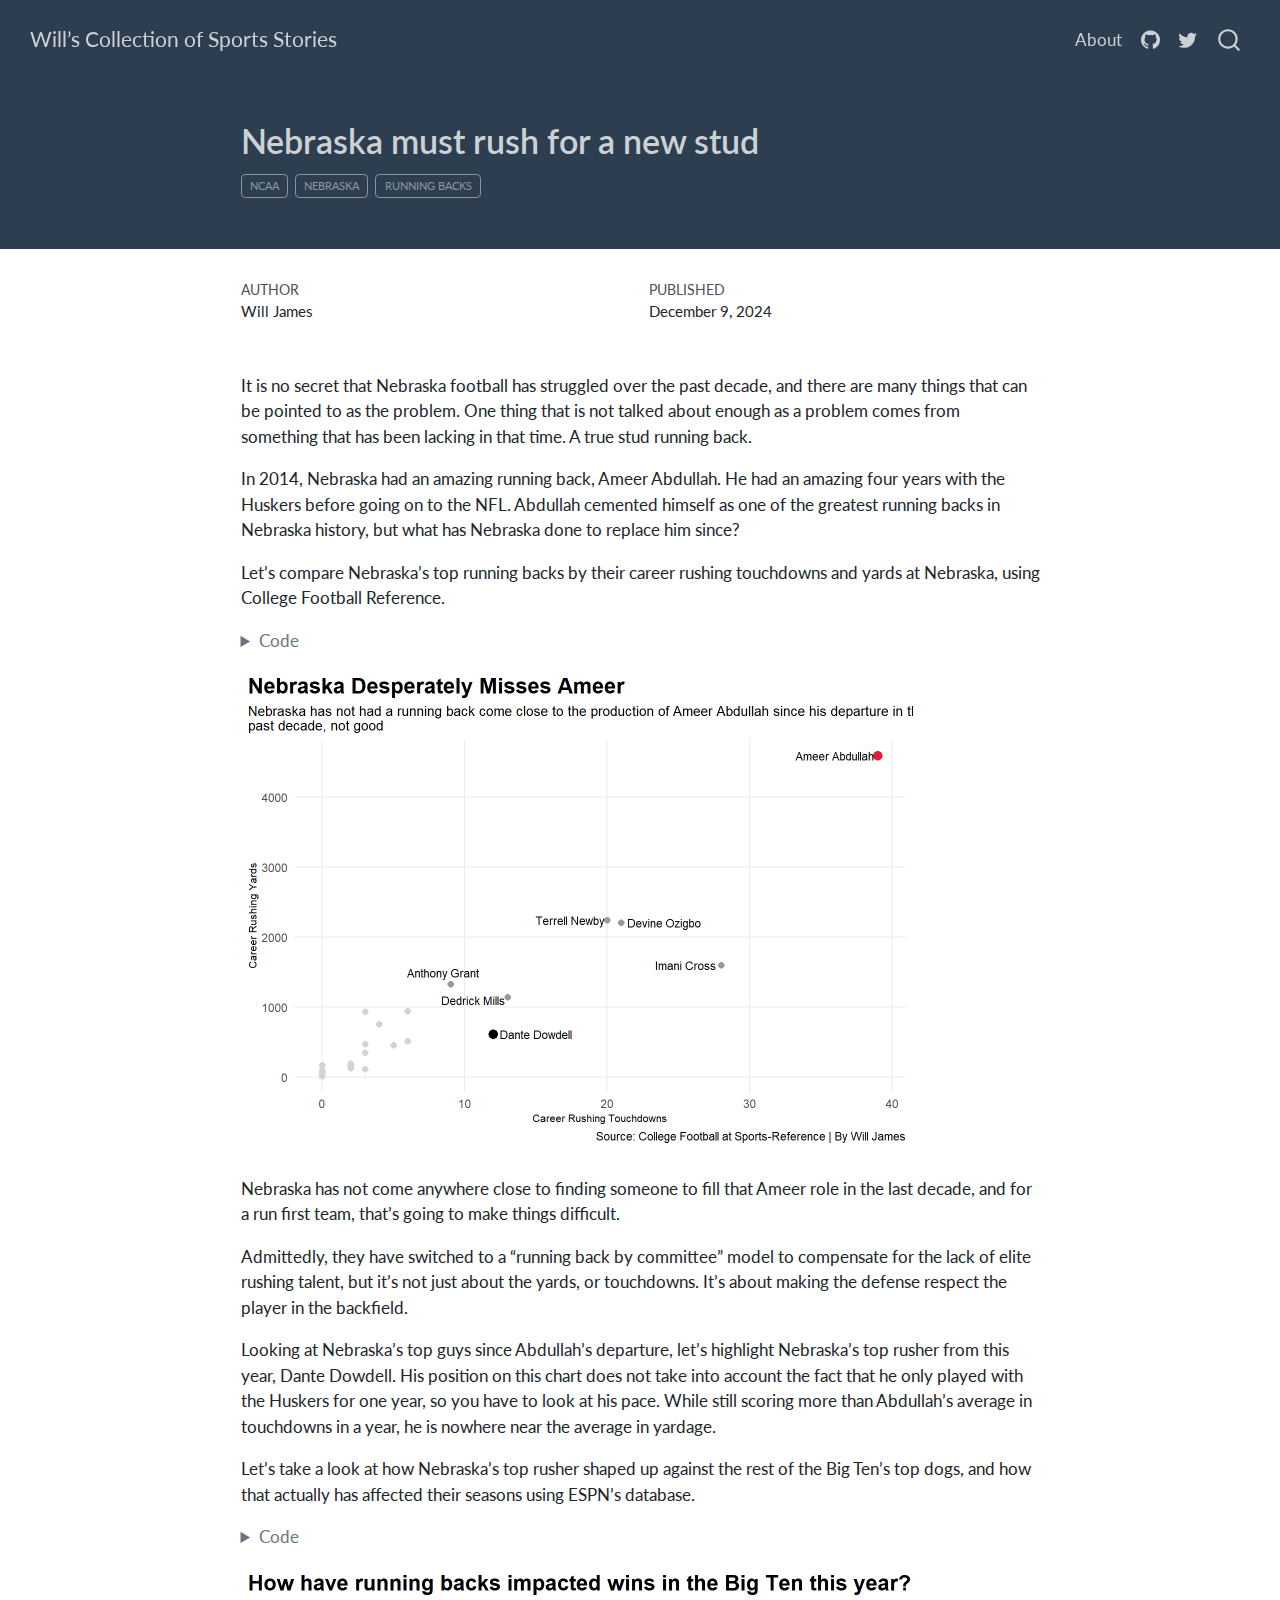
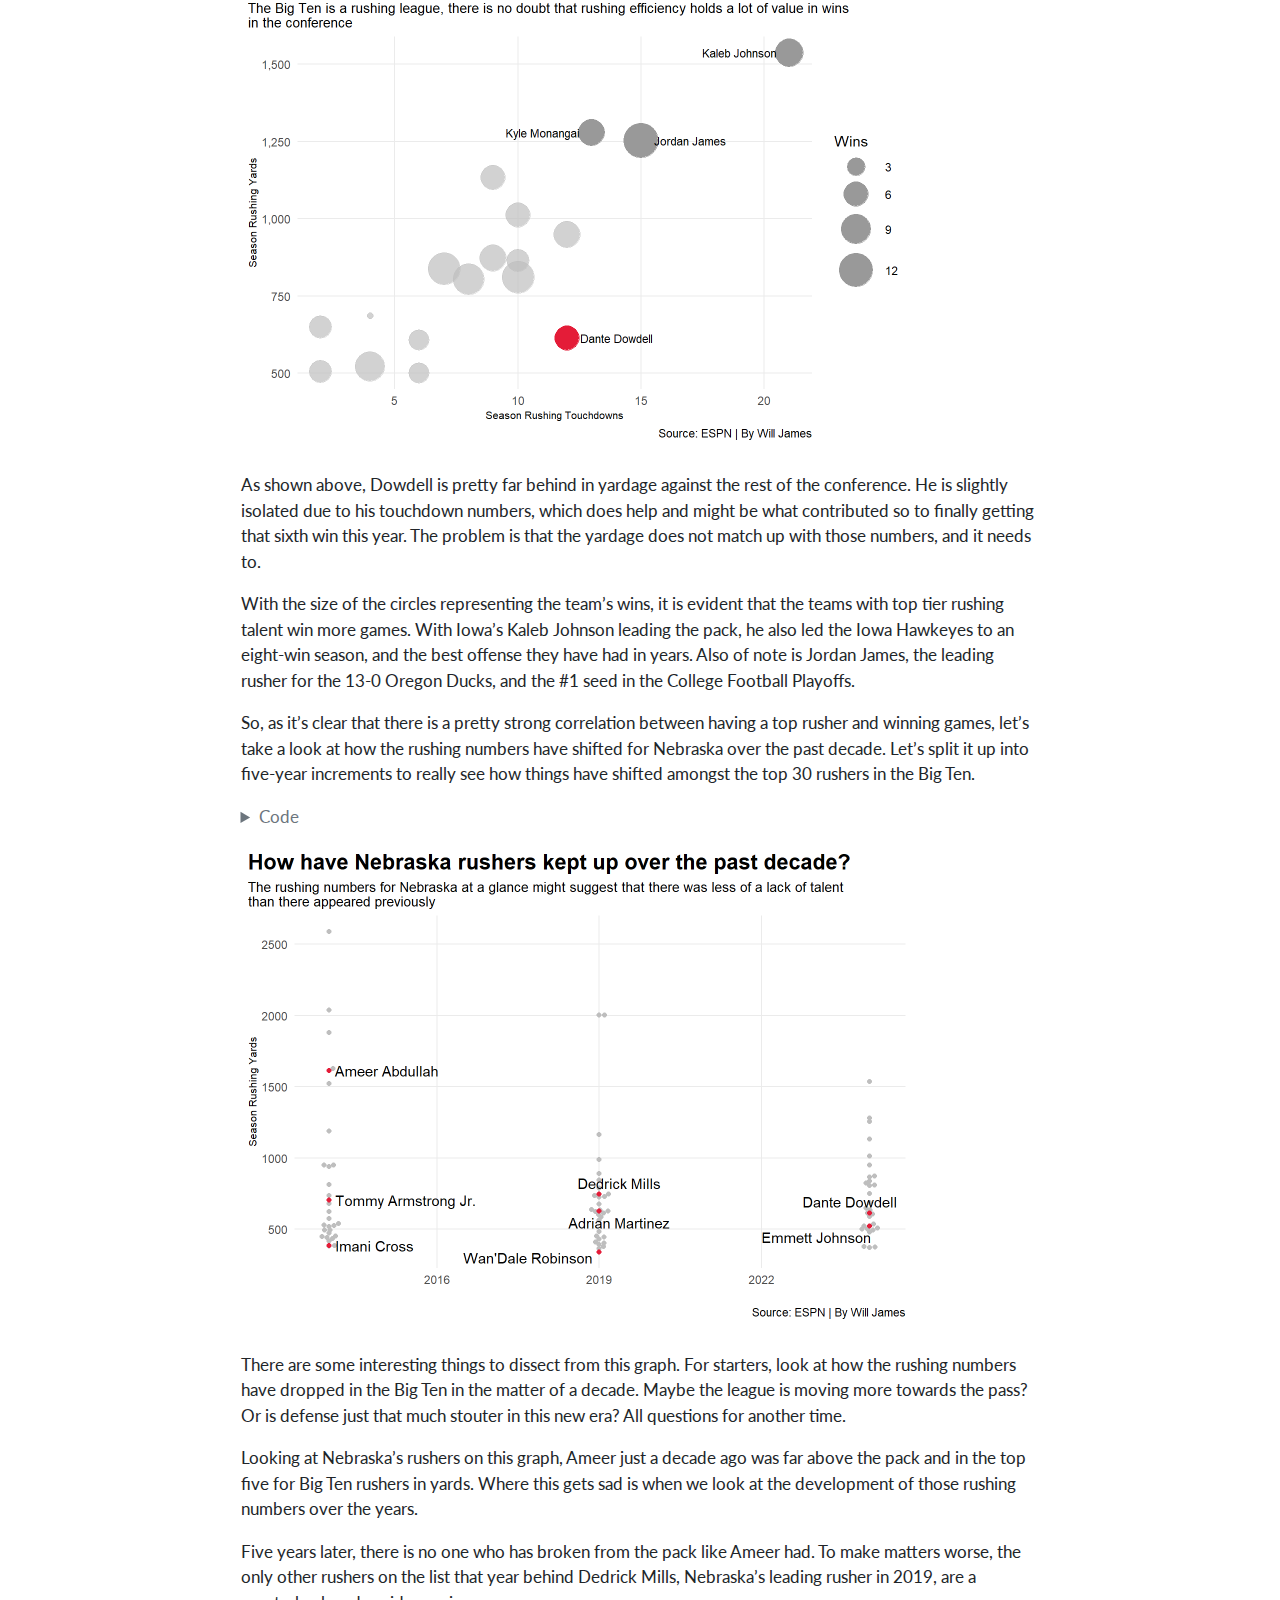
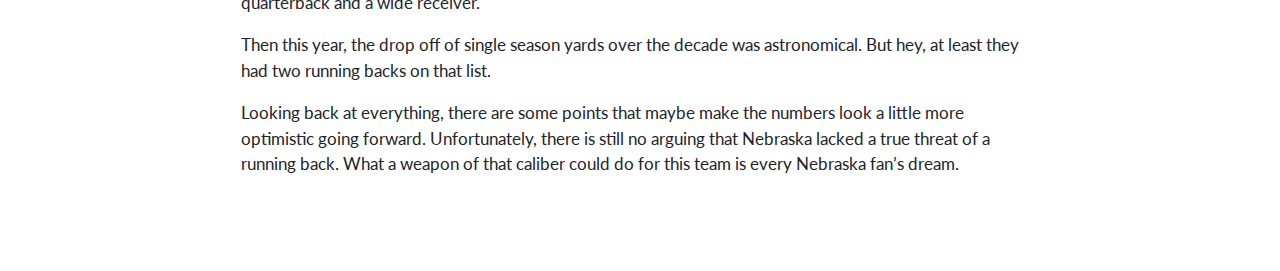
<file: posts/nebraska-running-problem/index.html>
<!DOCTYPE html>
<html xmlns="http://www.w3.org/1999/xhtml" lang="en" xml:lang="en"><head>

<meta charset="utf-8">
<meta name="generator" content="quarto-1.6.32">

<meta name="viewport" content="width=device-width, initial-scale=1.0, user-scalable=yes">

<meta name="author" content="Will James">
<meta name="dcterms.date" content="2024-12-09">

<title>Nebraska must rush for a new stud – Will’s Collection of Sports Stories</title>
<style>
code{white-space: pre-wrap;}
span.smallcaps{font-variant: small-caps;}
div.columns{display: flex; gap: min(4vw, 1.5em);}
div.column{flex: auto; overflow-x: auto;}
div.hanging-indent{margin-left: 1.5em; text-indent: -1.5em;}
ul.task-list{list-style: none;}
ul.task-list li input[type="checkbox"] {
  width: 0.8em;
  margin: 0 0.8em 0.2em -1em; /* quarto-specific, see https://github.com/quarto-dev/quarto-cli/issues/4556 */ 
  vertical-align: middle;
}
/* CSS for syntax highlighting */
pre > code.sourceCode { white-space: pre; position: relative; }
pre > code.sourceCode > span { line-height: 1.25; }
pre > code.sourceCode > span:empty { height: 1.2em; }
.sourceCode { overflow: visible; }
code.sourceCode > span { color: inherit; text-decoration: inherit; }
div.sourceCode { margin: 1em 0; }
pre.sourceCode { margin: 0; }
@media screen {
div.sourceCode { overflow: auto; }
}
@media print {
pre > code.sourceCode { white-space: pre-wrap; }
pre > code.sourceCode > span { display: inline-block; text-indent: -5em; padding-left: 5em; }
}
pre.numberSource code
  { counter-reset: source-line 0; }
pre.numberSource code > span
  { position: relative; left: -4em; counter-increment: source-line; }
pre.numberSource code > span > a:first-child::before
  { content: counter(source-line);
    position: relative; left: -1em; text-align: right; vertical-align: baseline;
    border: none; display: inline-block;
    -webkit-touch-callout: none; -webkit-user-select: none;
    -khtml-user-select: none; -moz-user-select: none;
    -ms-user-select: none; user-select: none;
    padding: 0 4px; width: 4em;
  }
pre.numberSource { margin-left: 3em;  padding-left: 4px; }
div.sourceCode
  {   }
@media screen {
pre > code.sourceCode > span > a:first-child::before { text-decoration: underline; }
}
</style>


<script src="../../site_libs/quarto-nav/quarto-nav.js"></script>
<script src="../../site_libs/quarto-nav/headroom.min.js"></script>
<script src="../../site_libs/clipboard/clipboard.min.js"></script>
<script src="../../site_libs/quarto-search/autocomplete.umd.js"></script>
<script src="../../site_libs/quarto-search/fuse.min.js"></script>
<script src="../../site_libs/quarto-search/quarto-search.js"></script>
<meta name="quarto:offset" content="../../">
<script src="../../site_libs/quarto-html/quarto.js"></script>
<script src="../../site_libs/quarto-html/popper.min.js"></script>
<script src="../../site_libs/quarto-html/tippy.umd.min.js"></script>
<script src="../../site_libs/quarto-html/anchor.min.js"></script>
<link href="../../site_libs/quarto-html/tippy.css" rel="stylesheet">
<link href="../../site_libs/quarto-html/quarto-syntax-highlighting-2486e1f0a3ee9ee1fc393803a1361cdb.css" rel="stylesheet" id="quarto-text-highlighting-styles">
<script src="../../site_libs/bootstrap/bootstrap.min.js"></script>
<link href="../../site_libs/bootstrap/bootstrap-icons.css" rel="stylesheet">
<link href="../../site_libs/bootstrap/bootstrap-63aeb8fb2d7d2f7bf5c688e75044be03.min.css" rel="stylesheet" append-hash="true" id="quarto-bootstrap" data-mode="light">
<script id="quarto-search-options" type="application/json">{
  "location": "navbar",
  "copy-button": false,
  "collapse-after": 3,
  "panel-placement": "end",
  "type": "overlay",
  "limit": 50,
  "keyboard-shortcut": [
    "f",
    "/",
    "s"
  ],
  "show-item-context": false,
  "language": {
    "search-no-results-text": "No results",
    "search-matching-documents-text": "matching documents",
    "search-copy-link-title": "Copy link to search",
    "search-hide-matches-text": "Hide additional matches",
    "search-more-match-text": "more match in this document",
    "search-more-matches-text": "more matches in this document",
    "search-clear-button-title": "Clear",
    "search-text-placeholder": "",
    "search-detached-cancel-button-title": "Cancel",
    "search-submit-button-title": "Submit",
    "search-label": "Search"
  }
}</script>


<link rel="stylesheet" href="../../styles.css">
</head>

<body class="nav-fixed fullcontent">

<div id="quarto-search-results"></div>
  <header id="quarto-header" class="headroom fixed-top quarto-banner">
    <nav class="navbar navbar-expand-lg " data-bs-theme="dark">
      <div class="navbar-container container-fluid">
      <div class="navbar-brand-container mx-auto">
    <a class="navbar-brand" href="../../index.html">
    <span class="navbar-title">Will’s Collection of Sports Stories</span>
    </a>
  </div>
            <div id="quarto-search" class="" title="Search"></div>
          <button class="navbar-toggler" type="button" data-bs-toggle="collapse" data-bs-target="#navbarCollapse" aria-controls="navbarCollapse" role="menu" aria-expanded="false" aria-label="Toggle navigation" onclick="if (window.quartoToggleHeadroom) { window.quartoToggleHeadroom(); }">
  <span class="navbar-toggler-icon"></span>
</button>
          <div class="collapse navbar-collapse" id="navbarCollapse">
            <ul class="navbar-nav navbar-nav-scroll ms-auto">
  <li class="nav-item">
    <a class="nav-link" href="../../about.html"> 
<span class="menu-text">About</span></a>
  </li>  
  <li class="nav-item compact">
    <a class="nav-link" href="https://github.com/"> <i class="bi bi-github" role="img">
</i> 
<span class="menu-text"></span></a>
  </li>  
  <li class="nav-item compact">
    <a class="nav-link" href="https://twitter.com"> <i class="bi bi-twitter" role="img">
</i> 
<span class="menu-text"></span></a>
  </li>  
</ul>
          </div> <!-- /navcollapse -->
            <div class="quarto-navbar-tools">
</div>
      </div> <!-- /container-fluid -->
    </nav>
</header>
<!-- content -->
<header id="title-block-header" class="quarto-title-block default page-columns page-full">
  <div class="quarto-title-banner page-columns page-full">
    <div class="quarto-title column-body">
      <h1 class="title">Nebraska must rush for a new stud</h1>
                                <div class="quarto-categories">
                <div class="quarto-category">ncaa</div>
                <div class="quarto-category">nebraska</div>
                <div class="quarto-category">running backs</div>
              </div>
                  </div>
  </div>
    
  
  <div class="quarto-title-meta">

      <div>
      <div class="quarto-title-meta-heading">Author</div>
      <div class="quarto-title-meta-contents">
               <p>Will James </p>
            </div>
    </div>
      
      <div>
      <div class="quarto-title-meta-heading">Published</div>
      <div class="quarto-title-meta-contents">
        <p class="date">December 9, 2024</p>
      </div>
    </div>
    
      
    </div>
    
  
  </header><div id="quarto-content" class="quarto-container page-columns page-rows-contents page-layout-article page-navbar">
<!-- sidebar -->
<!-- margin-sidebar -->
    
<!-- main -->
<main class="content quarto-banner-title-block" id="quarto-document-content">





<p>It is no secret that Nebraska football has struggled over the past decade, and there are many things that can be pointed to as the problem. One thing that is not talked about enough as a problem comes from something that has been lacking in that time. A true stud running back.</p>
<p>In 2014, Nebraska had an amazing running back, Ameer Abdullah. He had an amazing four years with the Huskers before going on to the NFL. Abdullah cemented himself as one of the greatest running backs in Nebraska history, but what has Nebraska done to replace him since?</p>
<p>Let’s compare Nebraska’s top running backs by their career rushing touchdowns and yards at Nebraska, using College Football Reference.</p>
<div class="cell">
<details class="code-fold">
<summary>Code</summary>
<div class="sourceCode cell-code" id="cb1"><pre class="sourceCode r code-with-copy"><code class="sourceCode r"><span id="cb1-1"><a href="#cb1-1" aria-hidden="true" tabindex="-1"></a><span class="fu">library</span>(tidyverse)</span>
<span id="cb1-2"><a href="#cb1-2" aria-hidden="true" tabindex="-1"></a><span class="fu">library</span>(ggbeeswarm)</span>
<span id="cb1-3"><a href="#cb1-3" aria-hidden="true" tabindex="-1"></a><span class="fu">library</span>(ggrepel)</span>
<span id="cb1-4"><a href="#cb1-4" aria-hidden="true" tabindex="-1"></a></span>
<span id="cb1-5"><a href="#cb1-5" aria-hidden="true" tabindex="-1"></a>nebraskarecentrb <span class="ot">&lt;-</span> <span class="fu">read_csv</span>(<span class="st">"nebraskarecentrb.csv"</span>)</span>
<span id="cb1-6"><a href="#cb1-6" aria-hidden="true" tabindex="-1"></a></span>
<span id="cb1-7"><a href="#cb1-7" aria-hidden="true" tabindex="-1"></a>nurecrb <span class="ot">&lt;-</span> nebraskarecentrb <span class="sc">|&gt;</span> </span>
<span id="cb1-8"><a href="#cb1-8" aria-hidden="true" tabindex="-1"></a>  <span class="fu">select</span>(Player, Pos, Years, Att, Yds, TD)  <span class="sc">|&gt;</span></span>
<span id="cb1-9"><a href="#cb1-9" aria-hidden="true" tabindex="-1"></a>  <span class="fu">filter</span>(Pos <span class="sc">==</span> <span class="st">"HB"</span>)</span>
<span id="cb1-10"><a href="#cb1-10" aria-hidden="true" tabindex="-1"></a>nurecrbh <span class="ot">&lt;-</span> nebraskarecentrb <span class="sc">|&gt;</span> </span>
<span id="cb1-11"><a href="#cb1-11" aria-hidden="true" tabindex="-1"></a>  <span class="fu">filter</span>(</span>
<span id="cb1-12"><a href="#cb1-12" aria-hidden="true" tabindex="-1"></a>    Player <span class="sc">==</span> <span class="st">"Terrell Newby"</span> <span class="sc">|</span></span>
<span id="cb1-13"><a href="#cb1-13" aria-hidden="true" tabindex="-1"></a>    Player <span class="sc">==</span> <span class="st">"Devine Ozigbo"</span> <span class="sc">|</span></span>
<span id="cb1-14"><a href="#cb1-14" aria-hidden="true" tabindex="-1"></a>    Player <span class="sc">==</span> <span class="st">"Imani Cross"</span> <span class="sc">|</span></span>
<span id="cb1-15"><a href="#cb1-15" aria-hidden="true" tabindex="-1"></a>    Player <span class="sc">==</span> <span class="st">"Anthony Grant"</span> <span class="sc">|</span></span>
<span id="cb1-16"><a href="#cb1-16" aria-hidden="true" tabindex="-1"></a>    Player <span class="sc">==</span> <span class="st">"Dedrick Mills"</span>) <span class="sc">|&gt;</span></span>
<span id="cb1-17"><a href="#cb1-17" aria-hidden="true" tabindex="-1"></a>  <span class="fu">select</span>(Player, Pos, Years, Att, Yds, TD)</span>
<span id="cb1-18"><a href="#cb1-18" aria-hidden="true" tabindex="-1"></a>nurecrbA <span class="ot">&lt;-</span> nebraskarecentrb <span class="sc">|&gt;</span> </span>
<span id="cb1-19"><a href="#cb1-19" aria-hidden="true" tabindex="-1"></a>  <span class="fu">select</span>(Player, Pos, Years, Att, Yds, TD)  <span class="sc">|&gt;</span></span>
<span id="cb1-20"><a href="#cb1-20" aria-hidden="true" tabindex="-1"></a>  <span class="fu">filter</span>(</span>
<span id="cb1-21"><a href="#cb1-21" aria-hidden="true" tabindex="-1"></a>    Player <span class="sc">==</span> <span class="st">"Ameer Abdullah"</span>)</span>
<span id="cb1-22"><a href="#cb1-22" aria-hidden="true" tabindex="-1"></a>nurecrb24 <span class="ot">&lt;-</span> nebraskarecentrb <span class="sc">|&gt;</span></span>
<span id="cb1-23"><a href="#cb1-23" aria-hidden="true" tabindex="-1"></a>  <span class="fu">select</span>(Player, Pos, Years, Att, Yds, TD)  <span class="sc">|&gt;</span></span>
<span id="cb1-24"><a href="#cb1-24" aria-hidden="true" tabindex="-1"></a>  <span class="fu">filter</span>(</span>
<span id="cb1-25"><a href="#cb1-25" aria-hidden="true" tabindex="-1"></a>    Player <span class="sc">==</span> <span class="st">"Dante Dowdell"</span>)</span>
<span id="cb1-26"><a href="#cb1-26" aria-hidden="true" tabindex="-1"></a><span class="fu">ggplot</span>() <span class="sc">+</span> </span>
<span id="cb1-27"><a href="#cb1-27" aria-hidden="true" tabindex="-1"></a>  <span class="fu">geom_point</span>(<span class="at">data =</span> nurecrb, <span class="fu">aes</span>(<span class="at">x =</span> TD, <span class="at">y =</span> Yds), <span class="at">color =</span> <span class="st">"lightgrey"</span>, <span class="at">size =</span> <span class="dv">2</span>)<span class="sc">+</span></span>
<span id="cb1-28"><a href="#cb1-28" aria-hidden="true" tabindex="-1"></a>  <span class="fu">geom_point</span>(<span class="at">data =</span> nurecrbh, <span class="fu">aes</span>(<span class="at">x =</span> TD, <span class="at">y =</span> Yds), <span class="at">color =</span> <span class="st">"#999999"</span>, <span class="at">size =</span> <span class="dv">2</span>) <span class="sc">+</span></span>
<span id="cb1-29"><a href="#cb1-29" aria-hidden="true" tabindex="-1"></a>  <span class="fu">geom_point</span>(<span class="at">data =</span> nurecrbA, <span class="fu">aes</span>(<span class="at">x =</span> TD, <span class="at">y =</span> Yds), <span class="at">color =</span><span class="st">"#e41c38"</span>, <span class="at">size =</span> <span class="dv">3</span>) <span class="sc">+</span></span>
<span id="cb1-30"><a href="#cb1-30" aria-hidden="true" tabindex="-1"></a>  <span class="fu">geom_point</span>(<span class="at">data =</span> nurecrb24, <span class="fu">aes</span>(<span class="at">x =</span> TD, <span class="at">y =</span> Yds), <span class="at">color =</span><span class="st">"black"</span>, <span class="at">size =</span> <span class="dv">3</span>) <span class="sc">+</span></span>
<span id="cb1-31"><a href="#cb1-31" aria-hidden="true" tabindex="-1"></a>  <span class="fu">geom_text</span>(<span class="fu">aes</span>(<span class="at">x=</span><span class="dv">36</span>, <span class="at">y=</span><span class="dv">4588</span>, <span class="at">label=</span><span class="st">"Ameer Abdullah"</span>), <span class="at">color=</span><span class="st">"black"</span>, <span class="at">size =</span> <span class="dv">3</span>) <span class="sc">+</span></span>
<span id="cb1-32"><a href="#cb1-32" aria-hidden="true" tabindex="-1"></a>  <span class="fu">geom_text</span>(<span class="fu">aes</span>(<span class="at">x=</span><span class="dv">15</span>, <span class="at">y=</span><span class="dv">614</span>, <span class="at">label=</span><span class="st">"Dante Dowdell"</span>), <span class="at">color=</span><span class="st">"black"</span>, <span class="at">size =</span> <span class="dv">3</span>) <span class="sc">+</span></span>
<span id="cb1-33"><a href="#cb1-33" aria-hidden="true" tabindex="-1"></a>  <span class="fu">geom_text</span>(<span class="fu">aes</span>(<span class="at">x=</span><span class="fl">17.4</span>, <span class="at">y=</span><span class="dv">2239</span>, <span class="at">label=</span><span class="st">"Terrell Newby"</span>), <span class="at">color=</span><span class="st">"black"</span>, <span class="at">size =</span> <span class="dv">3</span>) <span class="sc">+</span></span>
<span id="cb1-34"><a href="#cb1-34" aria-hidden="true" tabindex="-1"></a>  <span class="fu">geom_text</span>(<span class="fu">aes</span>(<span class="at">x=</span><span class="dv">24</span>, <span class="at">y=</span><span class="dv">2203</span>, <span class="at">label=</span><span class="st">"Devine Ozigbo"</span>), <span class="at">color=</span><span class="st">"black"</span>, <span class="at">size =</span> <span class="dv">3</span>) <span class="sc">+</span></span>
<span id="cb1-35"><a href="#cb1-35" aria-hidden="true" tabindex="-1"></a>  <span class="fu">geom_text</span>(<span class="fu">aes</span>(<span class="at">x=</span><span class="fl">25.5</span>, <span class="at">y=</span><span class="dv">1599</span>, <span class="at">label=</span><span class="st">"Imani Cross"</span>), <span class="at">color=</span><span class="st">"black"</span>, <span class="at">size =</span> <span class="dv">3</span>) <span class="sc">+</span></span>
<span id="cb1-36"><a href="#cb1-36" aria-hidden="true" tabindex="-1"></a>  <span class="fu">geom_text</span>(<span class="fu">aes</span>(<span class="at">x=</span><span class="fl">8.5</span>, <span class="at">y=</span><span class="dv">1490</span>, <span class="at">label=</span><span class="st">"Anthony Grant"</span>), <span class="at">color=</span><span class="st">"black"</span>, <span class="at">size =</span> <span class="dv">3</span>) <span class="sc">+</span></span>
<span id="cb1-37"><a href="#cb1-37" aria-hidden="true" tabindex="-1"></a>  <span class="fu">geom_text</span>(<span class="fu">aes</span>(<span class="at">x=</span><span class="fl">10.6</span>, <span class="at">y=</span><span class="dv">1101</span>, <span class="at">label=</span><span class="st">"Dedrick Mills"</span>), <span class="at">color=</span><span class="st">"black"</span>, <span class="at">size =</span> <span class="dv">3</span>) <span class="sc">+</span></span>
<span id="cb1-38"><a href="#cb1-38" aria-hidden="true" tabindex="-1"></a>  <span class="fu">theme_minimal</span>() <span class="sc">+</span></span>
<span id="cb1-39"><a href="#cb1-39" aria-hidden="true" tabindex="-1"></a>  <span class="fu">labs</span>(<span class="at">y =</span> <span class="st">"Career Rushing Yards"</span>, <span class="at">x =</span> <span class="st">"Career Rushing Touchdowns"</span>, </span>
<span id="cb1-40"><a href="#cb1-40" aria-hidden="true" tabindex="-1"></a>       <span class="at">title =</span> <span class="st">"Nebraska Desperately Misses Ameer"</span>,</span>
<span id="cb1-41"><a href="#cb1-41" aria-hidden="true" tabindex="-1"></a>       <span class="at">subtitle =</span> <span class="st">"Nebraska has not had a running back come close to the production of Ameer Abdullah since his departure in the </span></span>
<span id="cb1-42"><a href="#cb1-42" aria-hidden="true" tabindex="-1"></a><span class="st">past decade, not good"</span>,</span>
<span id="cb1-43"><a href="#cb1-43" aria-hidden="true" tabindex="-1"></a>       <span class="at">caption=</span><span class="st">"Source: College Football at Sports-Reference | By Will James"</span>) <span class="sc">+</span></span>
<span id="cb1-44"><a href="#cb1-44" aria-hidden="true" tabindex="-1"></a>  <span class="fu">theme</span>(</span>
<span id="cb1-45"><a href="#cb1-45" aria-hidden="true" tabindex="-1"></a>    <span class="at">plot.title =</span> <span class="fu">element_text</span>(<span class="at">size =</span> <span class="dv">16</span>, <span class="at">face =</span> <span class="st">"bold"</span>),</span>
<span id="cb1-46"><a href="#cb1-46" aria-hidden="true" tabindex="-1"></a>    <span class="at">plot.subtitle =</span> <span class="fu">element_text</span>(<span class="at">size =</span> <span class="dv">10</span>),</span>
<span id="cb1-47"><a href="#cb1-47" aria-hidden="true" tabindex="-1"></a>    <span class="at">axis.title =</span> <span class="fu">element_text</span>(<span class="at">size =</span> <span class="dv">8</span>),</span>
<span id="cb1-48"><a href="#cb1-48" aria-hidden="true" tabindex="-1"></a>    <span class="at">panel.grid.minor =</span> <span class="fu">element_blank</span>(),</span>
<span id="cb1-49"><a href="#cb1-49" aria-hidden="true" tabindex="-1"></a>    <span class="at">plot.title.position =</span> <span class="st">"plot"</span></span>
<span id="cb1-50"><a href="#cb1-50" aria-hidden="true" tabindex="-1"></a>  )</span></code><button title="Copy to Clipboard" class="code-copy-button"><i class="bi"></i></button></pre></div>
</details>
<div class="cell-output-display">
<div>
<figure class="figure">
<p><img src="index_files/figure-html/unnamed-chunk-1-1.png" class="img-fluid figure-img" width="672"></p>
</figure>
</div>
</div>
</div>
<p>Nebraska has not come anywhere close to finding someone to fill that Ameer role in the last decade, and for a run first team, that’s going to make things difficult.</p>
<p>Admittedly, they have switched to a “running back by committee” model to compensate for the lack of elite rushing talent, but it’s not just about the yards, or touchdowns. It’s about making the defense respect the player in the backfield.</p>
<p>Looking at Nebraska’s top guys since Abdullah’s departure, let’s highlight Nebraska’s top rusher from this year, Dante Dowdell. His position on this chart does not take into account the fact that he only played with the Huskers for one year, so you have to look at his pace. While still scoring more than Abdullah’s average in touchdowns in a year, he is nowhere near the average in yardage.</p>
<p>Let’s take a look at how Nebraska’s top rusher shaped up against the rest of the Big Ten’s top dogs, and how that actually has affected their seasons using ESPN’s database.</p>
<div class="cell">
<details class="code-fold">
<summary>Code</summary>
<div class="sourceCode cell-code" id="cb2"><pre class="sourceCode r code-with-copy"><code class="sourceCode r"><span id="cb2-1"><a href="#cb2-1" aria-hidden="true" tabindex="-1"></a>btenrushlead14 <span class="ot">&lt;-</span> <span class="fu">read_csv</span>(<span class="st">"btenrushlead14.csv"</span>)</span>
<span id="cb2-2"><a href="#cb2-2" aria-hidden="true" tabindex="-1"></a>btenrushlead19 <span class="ot">&lt;-</span> <span class="fu">read_csv</span>(<span class="st">"btenrushlead19.csv"</span>)</span>
<span id="cb2-3"><a href="#cb2-3" aria-hidden="true" tabindex="-1"></a>btenrushlead24 <span class="ot">&lt;-</span> <span class="fu">read_csv</span>(<span class="st">"btenrushlead24.csv"</span>)</span>
<span id="cb2-4"><a href="#cb2-4" aria-hidden="true" tabindex="-1"></a></span>
<span id="cb2-5"><a href="#cb2-5" aria-hidden="true" tabindex="-1"></a>topbtenrush24 <span class="ot">&lt;-</span> btenrushlead24<span class="sc">|&gt;</span> </span>
<span id="cb2-6"><a href="#cb2-6" aria-hidden="true" tabindex="-1"></a>  <span class="fu">filter</span>(</span>
<span id="cb2-7"><a href="#cb2-7" aria-hidden="true" tabindex="-1"></a>    Name <span class="sc">==</span> <span class="st">"Kaleb Johnson"</span> <span class="sc">|</span></span>
<span id="cb2-8"><a href="#cb2-8" aria-hidden="true" tabindex="-1"></a>    Name <span class="sc">==</span> <span class="st">"Kyle Monangai"</span> <span class="sc">|</span></span>
<span id="cb2-9"><a href="#cb2-9" aria-hidden="true" tabindex="-1"></a>    Name <span class="sc">==</span> <span class="st">"Jordan James"</span> <span class="sc">|</span></span>
<span id="cb2-10"><a href="#cb2-10" aria-hidden="true" tabindex="-1"></a>    Name <span class="sc">==</span> <span class="st">"Woody Marks"</span> <span class="sc">|</span></span>
<span id="cb2-11"><a href="#cb2-11" aria-hidden="true" tabindex="-1"></a>    Name <span class="sc">==</span> <span class="st">"Jonah Coleman"</span> <span class="sc">|</span></span>
<span id="cb2-12"><a href="#cb2-12" aria-hidden="true" tabindex="-1"></a>    Name <span class="sc">==</span> <span class="st">"Kalel Mullings"</span> <span class="sc">|</span></span>
<span id="cb2-13"><a href="#cb2-13" aria-hidden="true" tabindex="-1"></a>    Name <span class="sc">==</span> <span class="st">"Darius Taylor"</span> <span class="sc">|</span></span>
<span id="cb2-14"><a href="#cb2-14" aria-hidden="true" tabindex="-1"></a>    Name <span class="sc">==</span> <span class="st">"Tawee Walker"</span> <span class="sc">|</span></span>
<span id="cb2-15"><a href="#cb2-15" aria-hidden="true" tabindex="-1"></a>    Name <span class="sc">==</span> <span class="st">"Nicholas Singleton"</span> <span class="sc">|</span></span>
<span id="cb2-16"><a href="#cb2-16" aria-hidden="true" tabindex="-1"></a>    Name <span class="sc">==</span> <span class="st">"Justice Ellison"</span> <span class="sc">|</span></span>
<span id="cb2-17"><a href="#cb2-17" aria-hidden="true" tabindex="-1"></a>    Name <span class="sc">==</span> <span class="st">"Quinshon Judkins"</span> <span class="sc">|</span></span>
<span id="cb2-18"><a href="#cb2-18" aria-hidden="true" tabindex="-1"></a>    Name <span class="sc">==</span> <span class="st">"Devin Mockobee"</span> <span class="sc">|</span></span>
<span id="cb2-19"><a href="#cb2-19" aria-hidden="true" tabindex="-1"></a>    Name <span class="sc">==</span> <span class="st">"Kay'Ron Lynch-Adams"</span> <span class="sc">|</span></span>
<span id="cb2-20"><a href="#cb2-20" aria-hidden="true" tabindex="-1"></a>    Name <span class="sc">==</span> <span class="st">"Dante Dowdell"</span> <span class="sc">|</span></span>
<span id="cb2-21"><a href="#cb2-21" aria-hidden="true" tabindex="-1"></a>    Name <span class="sc">==</span> <span class="st">"Roman Hemby"</span> <span class="sc">|</span></span>
<span id="cb2-22"><a href="#cb2-22" aria-hidden="true" tabindex="-1"></a>    Name <span class="sc">==</span> <span class="st">"Aidan Laughery"</span> <span class="sc">|</span></span>
<span id="cb2-23"><a href="#cb2-23" aria-hidden="true" tabindex="-1"></a>    Name <span class="sc">==</span> <span class="st">"T.J. Harden"</span> <span class="sc">|</span></span>
<span id="cb2-24"><a href="#cb2-24" aria-hidden="true" tabindex="-1"></a>    Name <span class="sc">==</span> <span class="st">"Cam Porter"</span> </span>
<span id="cb2-25"><a href="#cb2-25" aria-hidden="true" tabindex="-1"></a>      )</span>
<span id="cb2-26"><a href="#cb2-26" aria-hidden="true" tabindex="-1"></a>nebr24 <span class="ot">&lt;-</span> btenrushlead24<span class="sc">|&gt;</span> </span>
<span id="cb2-27"><a href="#cb2-27" aria-hidden="true" tabindex="-1"></a>  <span class="fu">filter</span>(</span>
<span id="cb2-28"><a href="#cb2-28" aria-hidden="true" tabindex="-1"></a>    Name <span class="sc">==</span> <span class="st">"Dante Dowdell"</span> </span>
<span id="cb2-29"><a href="#cb2-29" aria-hidden="true" tabindex="-1"></a>      )</span>
<span id="cb2-30"><a href="#cb2-30" aria-hidden="true" tabindex="-1"></a>btenhl <span class="ot">&lt;-</span> btenrushlead24<span class="sc">|&gt;</span> </span>
<span id="cb2-31"><a href="#cb2-31" aria-hidden="true" tabindex="-1"></a>  <span class="fu">filter</span>(</span>
<span id="cb2-32"><a href="#cb2-32" aria-hidden="true" tabindex="-1"></a>    Name <span class="sc">==</span> <span class="st">"Kaleb Johnson"</span> <span class="sc">|</span></span>
<span id="cb2-33"><a href="#cb2-33" aria-hidden="true" tabindex="-1"></a>    Name <span class="sc">==</span> <span class="st">"Kyle Monangai"</span> <span class="sc">|</span></span>
<span id="cb2-34"><a href="#cb2-34" aria-hidden="true" tabindex="-1"></a>    Name <span class="sc">==</span> <span class="st">"Jordan James"</span></span>
<span id="cb2-35"><a href="#cb2-35" aria-hidden="true" tabindex="-1"></a>      )</span>
<span id="cb2-36"><a href="#cb2-36" aria-hidden="true" tabindex="-1"></a><span class="fu">ggplot</span>() <span class="sc">+</span></span>
<span id="cb2-37"><a href="#cb2-37" aria-hidden="true" tabindex="-1"></a>  <span class="fu">geom_point</span>(</span>
<span id="cb2-38"><a href="#cb2-38" aria-hidden="true" tabindex="-1"></a>    <span class="at">data =</span> topbtenrush24,</span>
<span id="cb2-39"><a href="#cb2-39" aria-hidden="true" tabindex="-1"></a>    <span class="fu">aes</span>(</span>
<span id="cb2-40"><a href="#cb2-40" aria-hidden="true" tabindex="-1"></a>      <span class="at">x =</span> TD, </span>
<span id="cb2-41"><a href="#cb2-41" aria-hidden="true" tabindex="-1"></a>      <span class="at">y =</span> YDS, </span>
<span id="cb2-42"><a href="#cb2-42" aria-hidden="true" tabindex="-1"></a>      <span class="at">size =</span> Wins),</span>
<span id="cb2-43"><a href="#cb2-43" aria-hidden="true" tabindex="-1"></a><span class="at">alpha =</span> .<span class="dv">7</span>,</span>
<span id="cb2-44"><a href="#cb2-44" aria-hidden="true" tabindex="-1"></a><span class="at">color =</span> <span class="st">"grey"</span>) <span class="sc">+</span></span>
<span id="cb2-45"><a href="#cb2-45" aria-hidden="true" tabindex="-1"></a>  <span class="fu">geom_point</span>(</span>
<span id="cb2-46"><a href="#cb2-46" aria-hidden="true" tabindex="-1"></a>    <span class="at">data =</span> nebr24,</span>
<span id="cb2-47"><a href="#cb2-47" aria-hidden="true" tabindex="-1"></a>    <span class="fu">aes</span>(</span>
<span id="cb2-48"><a href="#cb2-48" aria-hidden="true" tabindex="-1"></a>      <span class="at">x =</span> TD, </span>
<span id="cb2-49"><a href="#cb2-49" aria-hidden="true" tabindex="-1"></a>      <span class="at">y =</span> YDS, </span>
<span id="cb2-50"><a href="#cb2-50" aria-hidden="true" tabindex="-1"></a>      <span class="at">size =</span> Wins),</span>
<span id="cb2-51"><a href="#cb2-51" aria-hidden="true" tabindex="-1"></a>  <span class="at">color =</span> <span class="st">"#e41c38"</span></span>
<span id="cb2-52"><a href="#cb2-52" aria-hidden="true" tabindex="-1"></a>  ) <span class="sc">+</span></span>
<span id="cb2-53"><a href="#cb2-53" aria-hidden="true" tabindex="-1"></a>  <span class="fu">geom_point</span>(</span>
<span id="cb2-54"><a href="#cb2-54" aria-hidden="true" tabindex="-1"></a>    <span class="at">data =</span> btenhl,</span>
<span id="cb2-55"><a href="#cb2-55" aria-hidden="true" tabindex="-1"></a>    <span class="fu">aes</span>(</span>
<span id="cb2-56"><a href="#cb2-56" aria-hidden="true" tabindex="-1"></a>      <span class="at">x =</span> TD, </span>
<span id="cb2-57"><a href="#cb2-57" aria-hidden="true" tabindex="-1"></a>      <span class="at">y =</span> YDS, </span>
<span id="cb2-58"><a href="#cb2-58" aria-hidden="true" tabindex="-1"></a>      <span class="at">size =</span> Wins),</span>
<span id="cb2-59"><a href="#cb2-59" aria-hidden="true" tabindex="-1"></a>  <span class="at">color =</span> <span class="st">"#999999"</span>,</span>
<span id="cb2-60"><a href="#cb2-60" aria-hidden="true" tabindex="-1"></a>  ) <span class="sc">+</span></span>
<span id="cb2-61"><a href="#cb2-61" aria-hidden="true" tabindex="-1"></a>  <span class="fu">scale_size</span>(<span class="at">range =</span> <span class="fu">c</span>(<span class="dv">2</span>, <span class="dv">12</span>), <span class="at">name =</span> <span class="st">"Wins"</span>, <span class="at">breaks =</span> <span class="fu">c</span>(<span class="dv">3</span>, <span class="dv">6</span>, <span class="dv">9</span>, <span class="dv">12</span>)) <span class="sc">+</span></span>
<span id="cb2-62"><a href="#cb2-62" aria-hidden="true" tabindex="-1"></a>  <span class="fu">geom_text</span>(<span class="fu">aes</span>(<span class="at">x=</span><span class="dv">14</span>, <span class="at">y=</span><span class="dv">614</span>, <span class="at">label=</span><span class="st">"Dante Dowdell"</span>), <span class="at">color=</span><span class="st">"black"</span>, <span class="at">size =</span> <span class="dv">3</span>) <span class="sc">+</span></span>
<span id="cb2-63"><a href="#cb2-63" aria-hidden="true" tabindex="-1"></a>  <span class="fu">geom_text</span>(<span class="fu">aes</span>(<span class="at">x=</span><span class="dv">11</span>, <span class="at">y=</span><span class="dv">1279</span>, <span class="at">label=</span><span class="st">"Kyle Monangai"</span>), <span class="at">color=</span><span class="st">"black"</span>, <span class="at">size =</span> <span class="dv">3</span>) <span class="sc">+</span></span>
<span id="cb2-64"><a href="#cb2-64" aria-hidden="true" tabindex="-1"></a>  <span class="fu">geom_text</span>(<span class="fu">aes</span>(<span class="at">x=</span><span class="dv">17</span>, <span class="at">y=</span><span class="dv">1253</span>, <span class="at">label=</span><span class="st">"Jordan James"</span>), <span class="at">color=</span><span class="st">"black"</span>, <span class="at">size =</span> <span class="dv">3</span>) <span class="sc">+</span></span>
<span id="cb2-65"><a href="#cb2-65" aria-hidden="true" tabindex="-1"></a>  <span class="fu">geom_text</span>(<span class="fu">aes</span>(<span class="at">x=</span><span class="dv">19</span>, <span class="at">y=</span><span class="dv">1537</span>, <span class="at">label=</span><span class="st">"Kaleb Johnson"</span>), <span class="at">color=</span><span class="st">"black"</span>, <span class="at">size =</span> <span class="dv">3</span>) <span class="sc">+</span></span>
<span id="cb2-66"><a href="#cb2-66" aria-hidden="true" tabindex="-1"></a>  <span class="fu">scale_y_continuous</span>(<span class="at">label =</span> <span class="fu">c</span>(<span class="dv">500</span>, <span class="dv">750</span>, <span class="st">"1,000"</span>, <span class="st">"1,250"</span>, <span class="st">"1,500"</span>)) <span class="sc">+</span></span>
<span id="cb2-67"><a href="#cb2-67" aria-hidden="true" tabindex="-1"></a><span class="fu">theme_minimal</span>() <span class="sc">+</span></span>
<span id="cb2-68"><a href="#cb2-68" aria-hidden="true" tabindex="-1"></a>  <span class="fu">labs</span>(<span class="at">y =</span> <span class="st">"Season Rushing Yards"</span>, <span class="at">x =</span> <span class="st">"Season Rushing Touchdowns"</span>, </span>
<span id="cb2-69"><a href="#cb2-69" aria-hidden="true" tabindex="-1"></a>       <span class="at">title =</span> <span class="st">"How have running backs impacted wins in the Big Ten this year?"</span>,</span>
<span id="cb2-70"><a href="#cb2-70" aria-hidden="true" tabindex="-1"></a>       <span class="at">subtitle =</span> <span class="st">"The Big Ten is a rushing league, there is no doubt that rushing efficiency holds a lot of value in wins </span></span>
<span id="cb2-71"><a href="#cb2-71" aria-hidden="true" tabindex="-1"></a><span class="st">in the conference"</span>,</span>
<span id="cb2-72"><a href="#cb2-72" aria-hidden="true" tabindex="-1"></a>       <span class="at">caption=</span><span class="st">"Source: ESPN | By Will James"</span>) <span class="sc">+</span></span>
<span id="cb2-73"><a href="#cb2-73" aria-hidden="true" tabindex="-1"></a>  <span class="fu">theme</span>(</span>
<span id="cb2-74"><a href="#cb2-74" aria-hidden="true" tabindex="-1"></a>    <span class="at">plot.title =</span> <span class="fu">element_text</span>(<span class="at">size =</span> <span class="dv">16</span>, <span class="at">face =</span> <span class="st">"bold"</span>),</span>
<span id="cb2-75"><a href="#cb2-75" aria-hidden="true" tabindex="-1"></a>    <span class="at">plot.subtitle =</span> <span class="fu">element_text</span>(<span class="at">size =</span> <span class="dv">10</span>),</span>
<span id="cb2-76"><a href="#cb2-76" aria-hidden="true" tabindex="-1"></a>    <span class="at">axis.title =</span> <span class="fu">element_text</span>(<span class="at">size =</span> <span class="dv">8</span>),</span>
<span id="cb2-77"><a href="#cb2-77" aria-hidden="true" tabindex="-1"></a>    <span class="at">panel.grid.minor =</span> <span class="fu">element_blank</span>(),</span>
<span id="cb2-78"><a href="#cb2-78" aria-hidden="true" tabindex="-1"></a>    <span class="at">plot.title.position =</span> <span class="st">"plot"</span></span>
<span id="cb2-79"><a href="#cb2-79" aria-hidden="true" tabindex="-1"></a>  )</span></code><button title="Copy to Clipboard" class="code-copy-button"><i class="bi"></i></button></pre></div>
</details>
<div class="cell-output-display">
<div>
<figure class="figure">
<p><img src="index_files/figure-html/unnamed-chunk-2-1.png" class="img-fluid figure-img" width="672"></p>
</figure>
</div>
</div>
</div>
<p>As shown above, Dowdell is pretty far behind in yardage against the rest of the conference. He is slightly isolated due to his touchdown numbers, which does help and might be what contributed so to finally getting that sixth win this year. The problem is that the yardage does not match up with those numbers, and it needs to.</p>
<p>With the size of the circles representing the team’s wins, it is evident that the teams with top tier rushing talent win more games. With Iowa’s Kaleb Johnson leading the pack, he also led the Iowa Hawkeyes to an eight-win season, and the best offense they have had in years. Also of note is Jordan James, the leading rusher for the 13-0 Oregon Ducks, and the #1 seed in the College Football Playoffs.</p>
<p>So, as it’s clear that there is a pretty strong correlation between having a top rusher and winning games, let’s take a look at how the rushing numbers have shifted for Nebraska over the past decade. Let’s split it up into five-year increments to really see how things have shifted amongst the top 30 rushers in the Big Ten.</p>
<div class="cell">
<details class="code-fold">
<summary>Code</summary>
<div class="sourceCode cell-code" id="cb3"><pre class="sourceCode r code-with-copy"><code class="sourceCode r"><span id="cb3-1"><a href="#cb3-1" aria-hidden="true" tabindex="-1"></a>btenneb14 <span class="ot">&lt;-</span> btenrushlead14 <span class="sc">|&gt;</span> </span>
<span id="cb3-2"><a href="#cb3-2" aria-hidden="true" tabindex="-1"></a>  <span class="fu">filter</span>(</span>
<span id="cb3-3"><a href="#cb3-3" aria-hidden="true" tabindex="-1"></a>    School <span class="sc">==</span> <span class="st">"NEB"</span>)</span>
<span id="cb3-4"><a href="#cb3-4" aria-hidden="true" tabindex="-1"></a>btenneb19 <span class="ot">&lt;-</span> btenrushlead19 <span class="sc">|&gt;</span> </span>
<span id="cb3-5"><a href="#cb3-5" aria-hidden="true" tabindex="-1"></a>  <span class="fu">filter</span>(</span>
<span id="cb3-6"><a href="#cb3-6" aria-hidden="true" tabindex="-1"></a>    School <span class="sc">==</span> <span class="st">"NEB"</span>)</span>
<span id="cb3-7"><a href="#cb3-7" aria-hidden="true" tabindex="-1"></a>btenneb24 <span class="ot">&lt;-</span> btenrushlead24 <span class="sc">|&gt;</span> </span>
<span id="cb3-8"><a href="#cb3-8" aria-hidden="true" tabindex="-1"></a>  <span class="fu">filter</span>(</span>
<span id="cb3-9"><a href="#cb3-9" aria-hidden="true" tabindex="-1"></a>    School <span class="sc">==</span> <span class="st">"Neb"</span>)</span>
<span id="cb3-10"><a href="#cb3-10" aria-hidden="true" tabindex="-1"></a><span class="fu">ggplot</span>() <span class="sc">+</span></span>
<span id="cb3-11"><a href="#cb3-11" aria-hidden="true" tabindex="-1"></a>  <span class="fu">geom_beeswarm</span>(</span>
<span id="cb3-12"><a href="#cb3-12" aria-hidden="true" tabindex="-1"></a>    <span class="at">data =</span> btenrushlead14,</span>
<span id="cb3-13"><a href="#cb3-13" aria-hidden="true" tabindex="-1"></a>    <span class="fu">aes</span>(<span class="at">x =</span> Year, <span class="at">y =</span> YDS),</span>
<span id="cb3-14"><a href="#cb3-14" aria-hidden="true" tabindex="-1"></a>    <span class="at">color =</span> <span class="st">"grey"</span></span>
<span id="cb3-15"><a href="#cb3-15" aria-hidden="true" tabindex="-1"></a>  ) <span class="sc">+</span></span>
<span id="cb3-16"><a href="#cb3-16" aria-hidden="true" tabindex="-1"></a>  <span class="fu">geom_beeswarm</span>(</span>
<span id="cb3-17"><a href="#cb3-17" aria-hidden="true" tabindex="-1"></a>    <span class="at">data =</span> btenrushlead24,</span>
<span id="cb3-18"><a href="#cb3-18" aria-hidden="true" tabindex="-1"></a>    <span class="fu">aes</span>(<span class="at">x =</span> Year, <span class="at">y =</span> YDS),</span>
<span id="cb3-19"><a href="#cb3-19" aria-hidden="true" tabindex="-1"></a>    <span class="at">color =</span> <span class="st">"grey"</span></span>
<span id="cb3-20"><a href="#cb3-20" aria-hidden="true" tabindex="-1"></a>  ) <span class="sc">+</span></span>
<span id="cb3-21"><a href="#cb3-21" aria-hidden="true" tabindex="-1"></a>  <span class="fu">geom_beeswarm</span>(</span>
<span id="cb3-22"><a href="#cb3-22" aria-hidden="true" tabindex="-1"></a>    <span class="at">data =</span> btenrushlead19,</span>
<span id="cb3-23"><a href="#cb3-23" aria-hidden="true" tabindex="-1"></a>    <span class="fu">aes</span>(<span class="at">x =</span> Year, <span class="at">y =</span> YDS),</span>
<span id="cb3-24"><a href="#cb3-24" aria-hidden="true" tabindex="-1"></a>    <span class="at">color =</span> <span class="st">"grey"</span></span>
<span id="cb3-25"><a href="#cb3-25" aria-hidden="true" tabindex="-1"></a>  ) <span class="sc">+</span></span>
<span id="cb3-26"><a href="#cb3-26" aria-hidden="true" tabindex="-1"></a>  <span class="fu">geom_beeswarm</span>(</span>
<span id="cb3-27"><a href="#cb3-27" aria-hidden="true" tabindex="-1"></a>    <span class="at">data =</span> btenneb14,</span>
<span id="cb3-28"><a href="#cb3-28" aria-hidden="true" tabindex="-1"></a>    <span class="fu">aes</span>(<span class="at">x =</span> Year, <span class="at">y =</span> YDS),</span>
<span id="cb3-29"><a href="#cb3-29" aria-hidden="true" tabindex="-1"></a>    <span class="at">color =</span> <span class="st">"#e41c38"</span></span>
<span id="cb3-30"><a href="#cb3-30" aria-hidden="true" tabindex="-1"></a>  ) <span class="sc">+</span></span>
<span id="cb3-31"><a href="#cb3-31" aria-hidden="true" tabindex="-1"></a>  <span class="fu">geom_beeswarm</span>(</span>
<span id="cb3-32"><a href="#cb3-32" aria-hidden="true" tabindex="-1"></a>    <span class="at">data =</span> btenneb24,</span>
<span id="cb3-33"><a href="#cb3-33" aria-hidden="true" tabindex="-1"></a>    <span class="fu">aes</span>(<span class="at">x =</span> Year, <span class="at">y =</span> YDS),</span>
<span id="cb3-34"><a href="#cb3-34" aria-hidden="true" tabindex="-1"></a>    <span class="at">color =</span> <span class="st">"#e41c38"</span></span>
<span id="cb3-35"><a href="#cb3-35" aria-hidden="true" tabindex="-1"></a>  ) <span class="sc">+</span></span>
<span id="cb3-36"><a href="#cb3-36" aria-hidden="true" tabindex="-1"></a>  <span class="fu">geom_beeswarm</span>(</span>
<span id="cb3-37"><a href="#cb3-37" aria-hidden="true" tabindex="-1"></a>    <span class="at">data =</span> btenneb19,</span>
<span id="cb3-38"><a href="#cb3-38" aria-hidden="true" tabindex="-1"></a>    <span class="fu">aes</span>(<span class="at">x =</span> Year, <span class="at">y =</span> YDS),</span>
<span id="cb3-39"><a href="#cb3-39" aria-hidden="true" tabindex="-1"></a>    <span class="at">color =</span> <span class="st">"#e41c38"</span></span>
<span id="cb3-40"><a href="#cb3-40" aria-hidden="true" tabindex="-1"></a>  ) <span class="sc">+</span></span>
<span id="cb3-41"><a href="#cb3-41" aria-hidden="true" tabindex="-1"></a>  <span class="fu">geom_text_repel</span>(</span>
<span id="cb3-42"><a href="#cb3-42" aria-hidden="true" tabindex="-1"></a>    <span class="at">data =</span> btenneb14, </span>
<span id="cb3-43"><a href="#cb3-43" aria-hidden="true" tabindex="-1"></a>    <span class="fu">aes</span>(</span>
<span id="cb3-44"><a href="#cb3-44" aria-hidden="true" tabindex="-1"></a>      <span class="at">x =</span> Year, </span>
<span id="cb3-45"><a href="#cb3-45" aria-hidden="true" tabindex="-1"></a>      <span class="at">y =</span> YDS, </span>
<span id="cb3-46"><a href="#cb3-46" aria-hidden="true" tabindex="-1"></a>      <span class="at">label =</span> Name)</span>
<span id="cb3-47"><a href="#cb3-47" aria-hidden="true" tabindex="-1"></a>  ) <span class="sc">+</span></span>
<span id="cb3-48"><a href="#cb3-48" aria-hidden="true" tabindex="-1"></a>  <span class="fu">geom_text_repel</span>(</span>
<span id="cb3-49"><a href="#cb3-49" aria-hidden="true" tabindex="-1"></a>    <span class="at">data =</span> btenneb19, </span>
<span id="cb3-50"><a href="#cb3-50" aria-hidden="true" tabindex="-1"></a>    <span class="fu">aes</span>(</span>
<span id="cb3-51"><a href="#cb3-51" aria-hidden="true" tabindex="-1"></a>      <span class="at">x =</span> Year, </span>
<span id="cb3-52"><a href="#cb3-52" aria-hidden="true" tabindex="-1"></a>      <span class="at">y =</span> YDS, </span>
<span id="cb3-53"><a href="#cb3-53" aria-hidden="true" tabindex="-1"></a>      <span class="at">label =</span> Name)</span>
<span id="cb3-54"><a href="#cb3-54" aria-hidden="true" tabindex="-1"></a>  ) <span class="sc">+</span></span>
<span id="cb3-55"><a href="#cb3-55" aria-hidden="true" tabindex="-1"></a>  <span class="fu">geom_text_repel</span>(</span>
<span id="cb3-56"><a href="#cb3-56" aria-hidden="true" tabindex="-1"></a>    <span class="at">data =</span> btenneb24, </span>
<span id="cb3-57"><a href="#cb3-57" aria-hidden="true" tabindex="-1"></a>    <span class="fu">aes</span>(</span>
<span id="cb3-58"><a href="#cb3-58" aria-hidden="true" tabindex="-1"></a>      <span class="at">x =</span> Year, </span>
<span id="cb3-59"><a href="#cb3-59" aria-hidden="true" tabindex="-1"></a>      <span class="at">y =</span> YDS, </span>
<span id="cb3-60"><a href="#cb3-60" aria-hidden="true" tabindex="-1"></a>      <span class="at">label =</span> Name)</span>
<span id="cb3-61"><a href="#cb3-61" aria-hidden="true" tabindex="-1"></a>  ) <span class="sc">+</span></span>
<span id="cb3-62"><a href="#cb3-62" aria-hidden="true" tabindex="-1"></a>  <span class="fu">theme_minimal</span>() <span class="sc">+</span></span>
<span id="cb3-63"><a href="#cb3-63" aria-hidden="true" tabindex="-1"></a>  <span class="fu">labs</span>(<span class="at">y =</span> <span class="st">"Season Rushing Yards"</span>, <span class="at">x =</span> <span class="st">""</span>, </span>
<span id="cb3-64"><a href="#cb3-64" aria-hidden="true" tabindex="-1"></a>       <span class="at">title =</span> <span class="st">"How have Nebraska rushers kept up over the past decade?"</span>,</span>
<span id="cb3-65"><a href="#cb3-65" aria-hidden="true" tabindex="-1"></a>       <span class="at">subtitle =</span> <span class="st">"The rushing numbers for Nebraska at a glance might suggest that there was less of a lack of talent</span></span>
<span id="cb3-66"><a href="#cb3-66" aria-hidden="true" tabindex="-1"></a><span class="st">than there appeared previously"</span>,</span>
<span id="cb3-67"><a href="#cb3-67" aria-hidden="true" tabindex="-1"></a>       <span class="at">caption=</span><span class="st">"Source: ESPN | By Will James"</span>) <span class="sc">+</span></span>
<span id="cb3-68"><a href="#cb3-68" aria-hidden="true" tabindex="-1"></a>  <span class="fu">theme</span>(</span>
<span id="cb3-69"><a href="#cb3-69" aria-hidden="true" tabindex="-1"></a>    <span class="at">plot.title =</span> <span class="fu">element_text</span>(<span class="at">size =</span> <span class="dv">16</span>, <span class="at">face =</span> <span class="st">"bold"</span>),</span>
<span id="cb3-70"><a href="#cb3-70" aria-hidden="true" tabindex="-1"></a>    <span class="at">plot.subtitle =</span> <span class="fu">element_text</span>(<span class="at">size =</span> <span class="dv">10</span>),</span>
<span id="cb3-71"><a href="#cb3-71" aria-hidden="true" tabindex="-1"></a>    <span class="at">axis.title =</span> <span class="fu">element_text</span>(<span class="at">size =</span> <span class="dv">8</span>),</span>
<span id="cb3-72"><a href="#cb3-72" aria-hidden="true" tabindex="-1"></a>    <span class="at">panel.grid.minor =</span> <span class="fu">element_blank</span>(),</span>
<span id="cb3-73"><a href="#cb3-73" aria-hidden="true" tabindex="-1"></a>    <span class="at">plot.title.position =</span> <span class="st">"plot"</span></span>
<span id="cb3-74"><a href="#cb3-74" aria-hidden="true" tabindex="-1"></a>  )</span></code><button title="Copy to Clipboard" class="code-copy-button"><i class="bi"></i></button></pre></div>
</details>
<div class="cell-output-display">
<div>
<figure class="figure">
<p><img src="index_files/figure-html/unnamed-chunk-3-1.png" class="img-fluid figure-img" width="672"></p>
</figure>
</div>
</div>
</div>
<p>There are some interesting things to dissect from this graph. For starters, look at how the rushing numbers have dropped in the Big Ten in the matter of a decade. Maybe the league is moving more towards the pass? Or is defense just that much stouter in this new era? All questions for another time.</p>
<p>Looking at Nebraska’s rushers on this graph, Ameer just a decade ago was far above the pack and in the top five for Big Ten rushers in yards. Where this gets sad is when we look at the development of those rushing numbers over the years.</p>
<p>Five years later, there is no one who has broken from the pack like Ameer had. To make matters worse, the only other rushers on the list that year behind Dedrick Mills, Nebraska’s leading rusher in 2019, are a quarterback and a wide receiver.</p>
<p>Then this year, the drop off of single season yards over the decade was astronomical. But hey, at least they had two running backs on that list.</p>
<p>Looking back at everything, there are some points that maybe make the numbers look a little more optimistic going forward. Unfortunately, there is still no arguing that Nebraska lacked a true threat of a running back. What a weapon of that caliber could do for this team is every Nebraska fan’s dream.</p>



</main> <!-- /main -->
<script id="quarto-html-after-body" type="application/javascript">
window.document.addEventListener("DOMContentLoaded", function (event) {
  const toggleBodyColorMode = (bsSheetEl) => {
    const mode = bsSheetEl.getAttribute("data-mode");
    const bodyEl = window.document.querySelector("body");
    if (mode === "dark") {
      bodyEl.classList.add("quarto-dark");
      bodyEl.classList.remove("quarto-light");
    } else {
      bodyEl.classList.add("quarto-light");
      bodyEl.classList.remove("quarto-dark");
    }
  }
  const toggleBodyColorPrimary = () => {
    const bsSheetEl = window.document.querySelector("link#quarto-bootstrap");
    if (bsSheetEl) {
      toggleBodyColorMode(bsSheetEl);
    }
  }
  toggleBodyColorPrimary();  
  const icon = "";
  const anchorJS = new window.AnchorJS();
  anchorJS.options = {
    placement: 'right',
    icon: icon
  };
  anchorJS.add('.anchored');
  const isCodeAnnotation = (el) => {
    for (const clz of el.classList) {
      if (clz.startsWith('code-annotation-')) {                     
        return true;
      }
    }
    return false;
  }
  const onCopySuccess = function(e) {
    // button target
    const button = e.trigger;
    // don't keep focus
    button.blur();
    // flash "checked"
    button.classList.add('code-copy-button-checked');
    var currentTitle = button.getAttribute("title");
    button.setAttribute("title", "Copied!");
    let tooltip;
    if (window.bootstrap) {
      button.setAttribute("data-bs-toggle", "tooltip");
      button.setAttribute("data-bs-placement", "left");
      button.setAttribute("data-bs-title", "Copied!");
      tooltip = new bootstrap.Tooltip(button, 
        { trigger: "manual", 
          customClass: "code-copy-button-tooltip",
          offset: [0, -8]});
      tooltip.show();    
    }
    setTimeout(function() {
      if (tooltip) {
        tooltip.hide();
        button.removeAttribute("data-bs-title");
        button.removeAttribute("data-bs-toggle");
        button.removeAttribute("data-bs-placement");
      }
      button.setAttribute("title", currentTitle);
      button.classList.remove('code-copy-button-checked');
    }, 1000);
    // clear code selection
    e.clearSelection();
  }
  const getTextToCopy = function(trigger) {
      const codeEl = trigger.previousElementSibling.cloneNode(true);
      for (const childEl of codeEl.children) {
        if (isCodeAnnotation(childEl)) {
          childEl.remove();
        }
      }
      return codeEl.innerText;
  }
  const clipboard = new window.ClipboardJS('.code-copy-button:not([data-in-quarto-modal])', {
    text: getTextToCopy
  });
  clipboard.on('success', onCopySuccess);
  if (window.document.getElementById('quarto-embedded-source-code-modal')) {
    // For code content inside modals, clipBoardJS needs to be initialized with a container option
    // TODO: Check when it could be a function (https://github.com/zenorocha/clipboard.js/issues/860)
    const clipboardModal = new window.ClipboardJS('.code-copy-button[data-in-quarto-modal]', {
      text: getTextToCopy,
      container: window.document.getElementById('quarto-embedded-source-code-modal')
    });
    clipboardModal.on('success', onCopySuccess);
  }
    var localhostRegex = new RegExp(/^(?:http|https):\/\/localhost\:?[0-9]*\//);
    var mailtoRegex = new RegExp(/^mailto:/);
      var filterRegex = new RegExp('/' + window.location.host + '/');
    var isInternal = (href) => {
        return filterRegex.test(href) || localhostRegex.test(href) || mailtoRegex.test(href);
    }
    // Inspect non-navigation links and adorn them if external
 	var links = window.document.querySelectorAll('a[href]:not(.nav-link):not(.navbar-brand):not(.toc-action):not(.sidebar-link):not(.sidebar-item-toggle):not(.pagination-link):not(.no-external):not([aria-hidden]):not(.dropdown-item):not(.quarto-navigation-tool):not(.about-link)');
    for (var i=0; i<links.length; i++) {
      const link = links[i];
      if (!isInternal(link.href)) {
        // undo the damage that might have been done by quarto-nav.js in the case of
        // links that we want to consider external
        if (link.dataset.originalHref !== undefined) {
          link.href = link.dataset.originalHref;
        }
      }
    }
  function tippyHover(el, contentFn, onTriggerFn, onUntriggerFn) {
    const config = {
      allowHTML: true,
      maxWidth: 500,
      delay: 100,
      arrow: false,
      appendTo: function(el) {
          return el.parentElement;
      },
      interactive: true,
      interactiveBorder: 10,
      theme: 'quarto',
      placement: 'bottom-start',
    };
    if (contentFn) {
      config.content = contentFn;
    }
    if (onTriggerFn) {
      config.onTrigger = onTriggerFn;
    }
    if (onUntriggerFn) {
      config.onUntrigger = onUntriggerFn;
    }
    window.tippy(el, config); 
  }
  const noterefs = window.document.querySelectorAll('a[role="doc-noteref"]');
  for (var i=0; i<noterefs.length; i++) {
    const ref = noterefs[i];
    tippyHover(ref, function() {
      // use id or data attribute instead here
      let href = ref.getAttribute('data-footnote-href') || ref.getAttribute('href');
      try { href = new URL(href).hash; } catch {}
      const id = href.replace(/^#\/?/, "");
      const note = window.document.getElementById(id);
      if (note) {
        return note.innerHTML;
      } else {
        return "";
      }
    });
  }
  const xrefs = window.document.querySelectorAll('a.quarto-xref');
  const processXRef = (id, note) => {
    // Strip column container classes
    const stripColumnClz = (el) => {
      el.classList.remove("page-full", "page-columns");
      if (el.children) {
        for (const child of el.children) {
          stripColumnClz(child);
        }
      }
    }
    stripColumnClz(note)
    if (id === null || id.startsWith('sec-')) {
      // Special case sections, only their first couple elements
      const container = document.createElement("div");
      if (note.children && note.children.length > 2) {
        container.appendChild(note.children[0].cloneNode(true));
        for (let i = 1; i < note.children.length; i++) {
          const child = note.children[i];
          if (child.tagName === "P" && child.innerText === "") {
            continue;
          } else {
            container.appendChild(child.cloneNode(true));
            break;
          }
        }
        if (window.Quarto?.typesetMath) {
          window.Quarto.typesetMath(container);
        }
        return container.innerHTML
      } else {
        if (window.Quarto?.typesetMath) {
          window.Quarto.typesetMath(note);
        }
        return note.innerHTML;
      }
    } else {
      // Remove any anchor links if they are present
      const anchorLink = note.querySelector('a.anchorjs-link');
      if (anchorLink) {
        anchorLink.remove();
      }
      if (window.Quarto?.typesetMath) {
        window.Quarto.typesetMath(note);
      }
      // TODO in 1.5, we should make sure this works without a callout special case
      if (note.classList.contains("callout")) {
        return note.outerHTML;
      } else {
        return note.innerHTML;
      }
    }
  }
  for (var i=0; i<xrefs.length; i++) {
    const xref = xrefs[i];
    tippyHover(xref, undefined, function(instance) {
      instance.disable();
      let url = xref.getAttribute('href');
      let hash = undefined; 
      if (url.startsWith('#')) {
        hash = url;
      } else {
        try { hash = new URL(url).hash; } catch {}
      }
      if (hash) {
        const id = hash.replace(/^#\/?/, "");
        const note = window.document.getElementById(id);
        if (note !== null) {
          try {
            const html = processXRef(id, note.cloneNode(true));
            instance.setContent(html);
          } finally {
            instance.enable();
            instance.show();
          }
        } else {
          // See if we can fetch this
          fetch(url.split('#')[0])
          .then(res => res.text())
          .then(html => {
            const parser = new DOMParser();
            const htmlDoc = parser.parseFromString(html, "text/html");
            const note = htmlDoc.getElementById(id);
            if (note !== null) {
              const html = processXRef(id, note);
              instance.setContent(html);
            } 
          }).finally(() => {
            instance.enable();
            instance.show();
          });
        }
      } else {
        // See if we can fetch a full url (with no hash to target)
        // This is a special case and we should probably do some content thinning / targeting
        fetch(url)
        .then(res => res.text())
        .then(html => {
          const parser = new DOMParser();
          const htmlDoc = parser.parseFromString(html, "text/html");
          const note = htmlDoc.querySelector('main.content');
          if (note !== null) {
            // This should only happen for chapter cross references
            // (since there is no id in the URL)
            // remove the first header
            if (note.children.length > 0 && note.children[0].tagName === "HEADER") {
              note.children[0].remove();
            }
            const html = processXRef(null, note);
            instance.setContent(html);
          } 
        }).finally(() => {
          instance.enable();
          instance.show();
        });
      }
    }, function(instance) {
    });
  }
      let selectedAnnoteEl;
      const selectorForAnnotation = ( cell, annotation) => {
        let cellAttr = 'data-code-cell="' + cell + '"';
        let lineAttr = 'data-code-annotation="' +  annotation + '"';
        const selector = 'span[' + cellAttr + '][' + lineAttr + ']';
        return selector;
      }
      const selectCodeLines = (annoteEl) => {
        const doc = window.document;
        const targetCell = annoteEl.getAttribute("data-target-cell");
        const targetAnnotation = annoteEl.getAttribute("data-target-annotation");
        const annoteSpan = window.document.querySelector(selectorForAnnotation(targetCell, targetAnnotation));
        const lines = annoteSpan.getAttribute("data-code-lines").split(",");
        const lineIds = lines.map((line) => {
          return targetCell + "-" + line;
        })
        let top = null;
        let height = null;
        let parent = null;
        if (lineIds.length > 0) {
            //compute the position of the single el (top and bottom and make a div)
            const el = window.document.getElementById(lineIds[0]);
            top = el.offsetTop;
            height = el.offsetHeight;
            parent = el.parentElement.parentElement;
          if (lineIds.length > 1) {
            const lastEl = window.document.getElementById(lineIds[lineIds.length - 1]);
            const bottom = lastEl.offsetTop + lastEl.offsetHeight;
            height = bottom - top;
          }
          if (top !== null && height !== null && parent !== null) {
            // cook up a div (if necessary) and position it 
            let div = window.document.getElementById("code-annotation-line-highlight");
            if (div === null) {
              div = window.document.createElement("div");
              div.setAttribute("id", "code-annotation-line-highlight");
              div.style.position = 'absolute';
              parent.appendChild(div);
            }
            div.style.top = top - 2 + "px";
            div.style.height = height + 4 + "px";
            div.style.left = 0;
            let gutterDiv = window.document.getElementById("code-annotation-line-highlight-gutter");
            if (gutterDiv === null) {
              gutterDiv = window.document.createElement("div");
              gutterDiv.setAttribute("id", "code-annotation-line-highlight-gutter");
              gutterDiv.style.position = 'absolute';
              const codeCell = window.document.getElementById(targetCell);
              const gutter = codeCell.querySelector('.code-annotation-gutter');
              gutter.appendChild(gutterDiv);
            }
            gutterDiv.style.top = top - 2 + "px";
            gutterDiv.style.height = height + 4 + "px";
          }
          selectedAnnoteEl = annoteEl;
        }
      };
      const unselectCodeLines = () => {
        const elementsIds = ["code-annotation-line-highlight", "code-annotation-line-highlight-gutter"];
        elementsIds.forEach((elId) => {
          const div = window.document.getElementById(elId);
          if (div) {
            div.remove();
          }
        });
        selectedAnnoteEl = undefined;
      };
        // Handle positioning of the toggle
    window.addEventListener(
      "resize",
      throttle(() => {
        elRect = undefined;
        if (selectedAnnoteEl) {
          selectCodeLines(selectedAnnoteEl);
        }
      }, 10)
    );
    function throttle(fn, ms) {
    let throttle = false;
    let timer;
      return (...args) => {
        if(!throttle) { // first call gets through
            fn.apply(this, args);
            throttle = true;
        } else { // all the others get throttled
            if(timer) clearTimeout(timer); // cancel #2
            timer = setTimeout(() => {
              fn.apply(this, args);
              timer = throttle = false;
            }, ms);
        }
      };
    }
      // Attach click handler to the DT
      const annoteDls = window.document.querySelectorAll('dt[data-target-cell]');
      for (const annoteDlNode of annoteDls) {
        annoteDlNode.addEventListener('click', (event) => {
          const clickedEl = event.target;
          if (clickedEl !== selectedAnnoteEl) {
            unselectCodeLines();
            const activeEl = window.document.querySelector('dt[data-target-cell].code-annotation-active');
            if (activeEl) {
              activeEl.classList.remove('code-annotation-active');
            }
            selectCodeLines(clickedEl);
            clickedEl.classList.add('code-annotation-active');
          } else {
            // Unselect the line
            unselectCodeLines();
            clickedEl.classList.remove('code-annotation-active');
          }
        });
      }
  const findCites = (el) => {
    const parentEl = el.parentElement;
    if (parentEl) {
      const cites = parentEl.dataset.cites;
      if (cites) {
        return {
          el,
          cites: cites.split(' ')
        };
      } else {
        return findCites(el.parentElement)
      }
    } else {
      return undefined;
    }
  };
  var bibliorefs = window.document.querySelectorAll('a[role="doc-biblioref"]');
  for (var i=0; i<bibliorefs.length; i++) {
    const ref = bibliorefs[i];
    const citeInfo = findCites(ref);
    if (citeInfo) {
      tippyHover(citeInfo.el, function() {
        var popup = window.document.createElement('div');
        citeInfo.cites.forEach(function(cite) {
          var citeDiv = window.document.createElement('div');
          citeDiv.classList.add('hanging-indent');
          citeDiv.classList.add('csl-entry');
          var biblioDiv = window.document.getElementById('ref-' + cite);
          if (biblioDiv) {
            citeDiv.innerHTML = biblioDiv.innerHTML;
          }
          popup.appendChild(citeDiv);
        });
        return popup.innerHTML;
      });
    }
  }
});
</script>
</div> <!-- /content -->




</body></html>
</file>
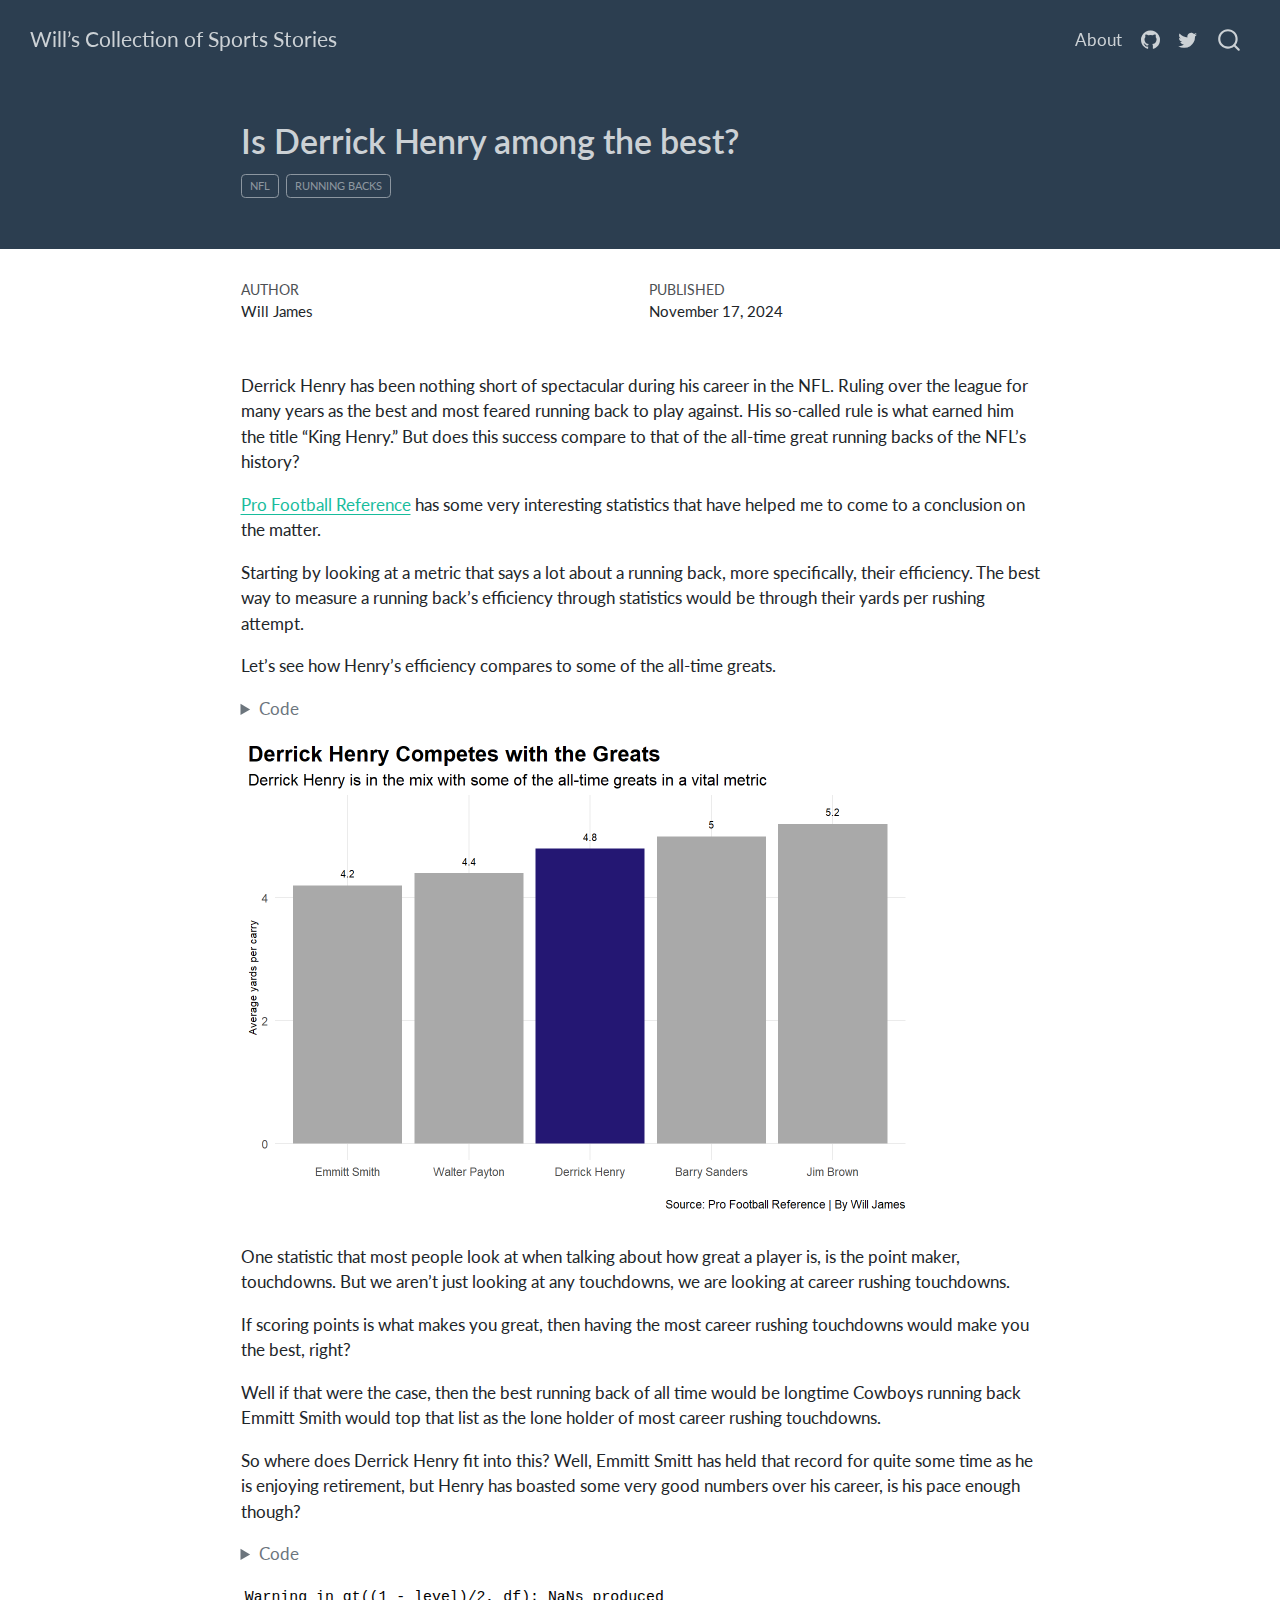
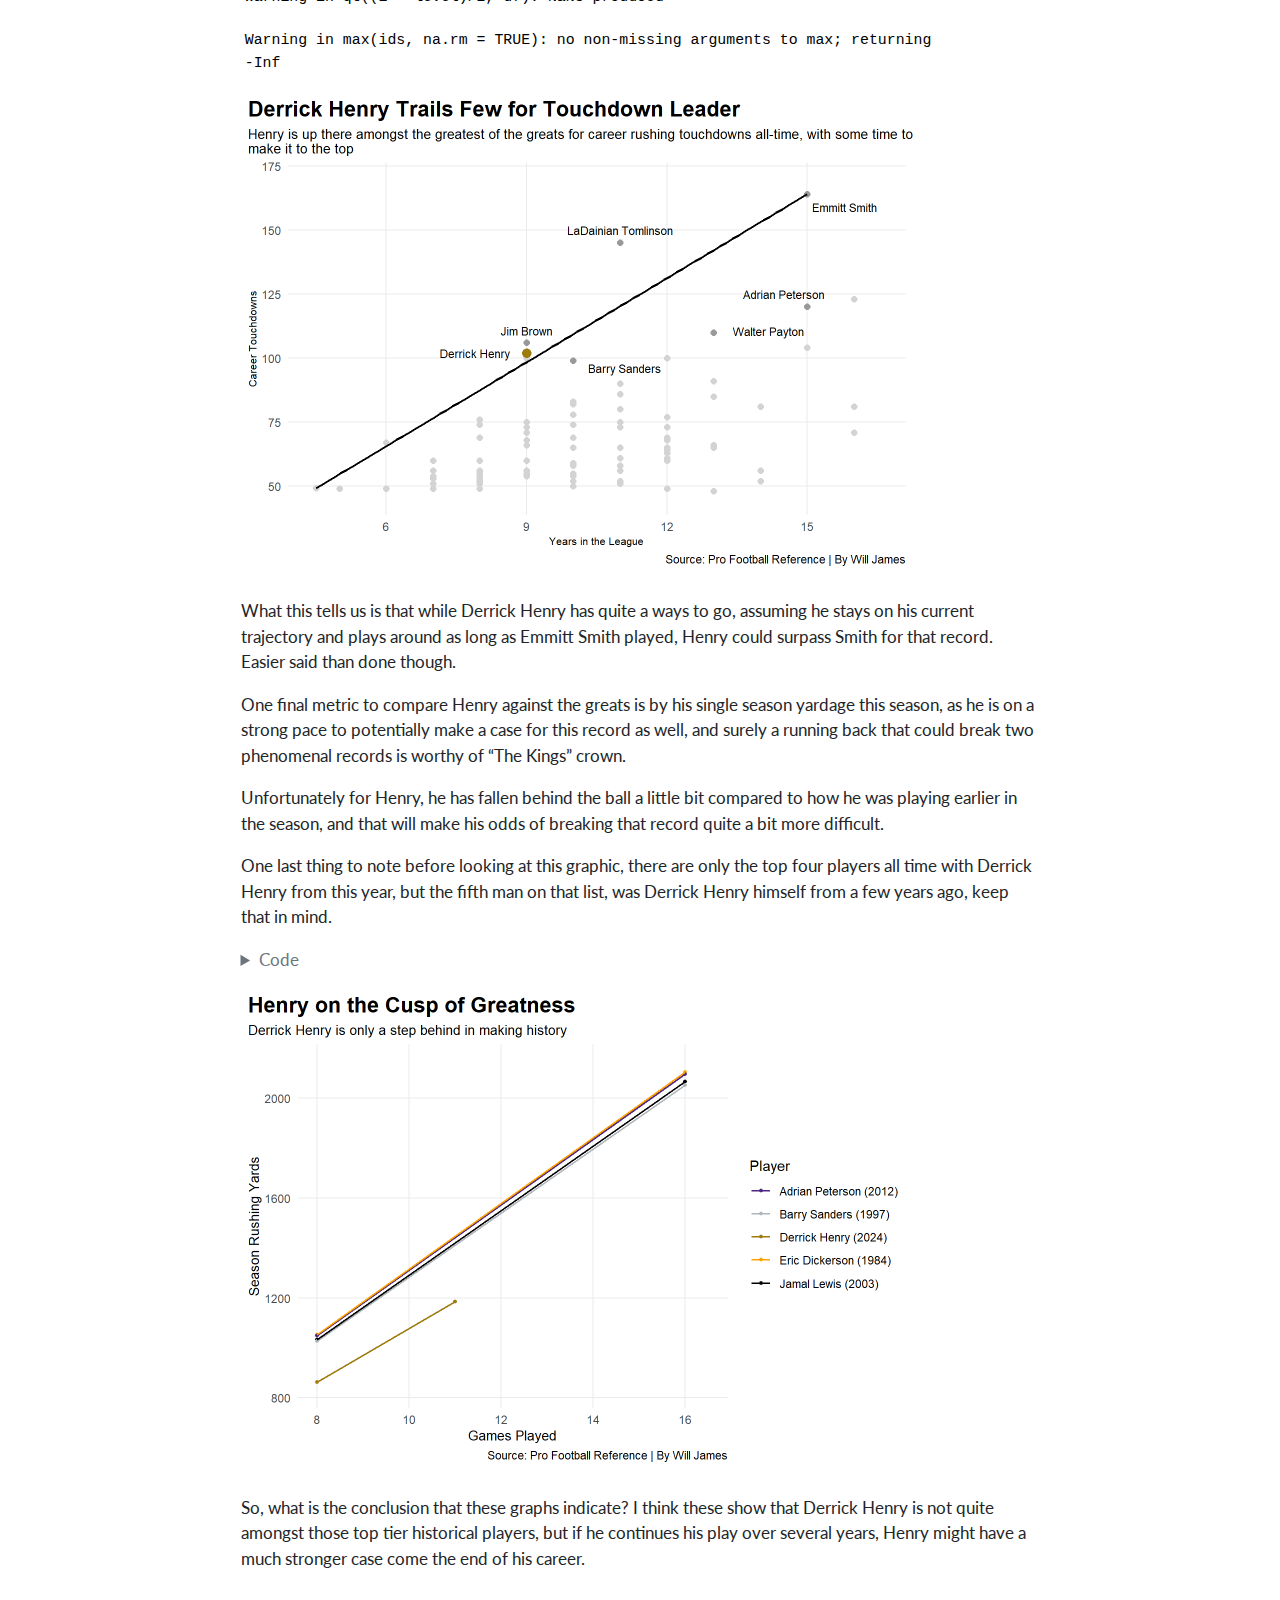
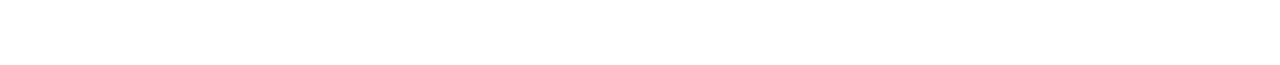
<file: posts/the-newest-great-rb/index.html>
<!DOCTYPE html>
<html xmlns="http://www.w3.org/1999/xhtml" lang="en" xml:lang="en"><head>

<meta charset="utf-8">
<meta name="generator" content="quarto-1.6.32">

<meta name="viewport" content="width=device-width, initial-scale=1.0, user-scalable=yes">

<meta name="author" content="Will James">
<meta name="dcterms.date" content="2024-11-17">

<title>Is Derrick Henry among the best? – Will’s Collection of Sports Stories</title>
<style>
code{white-space: pre-wrap;}
span.smallcaps{font-variant: small-caps;}
div.columns{display: flex; gap: min(4vw, 1.5em);}
div.column{flex: auto; overflow-x: auto;}
div.hanging-indent{margin-left: 1.5em; text-indent: -1.5em;}
ul.task-list{list-style: none;}
ul.task-list li input[type="checkbox"] {
  width: 0.8em;
  margin: 0 0.8em 0.2em -1em; /* quarto-specific, see https://github.com/quarto-dev/quarto-cli/issues/4556 */ 
  vertical-align: middle;
}
/* CSS for syntax highlighting */
pre > code.sourceCode { white-space: pre; position: relative; }
pre > code.sourceCode > span { line-height: 1.25; }
pre > code.sourceCode > span:empty { height: 1.2em; }
.sourceCode { overflow: visible; }
code.sourceCode > span { color: inherit; text-decoration: inherit; }
div.sourceCode { margin: 1em 0; }
pre.sourceCode { margin: 0; }
@media screen {
div.sourceCode { overflow: auto; }
}
@media print {
pre > code.sourceCode { white-space: pre-wrap; }
pre > code.sourceCode > span { display: inline-block; text-indent: -5em; padding-left: 5em; }
}
pre.numberSource code
  { counter-reset: source-line 0; }
pre.numberSource code > span
  { position: relative; left: -4em; counter-increment: source-line; }
pre.numberSource code > span > a:first-child::before
  { content: counter(source-line);
    position: relative; left: -1em; text-align: right; vertical-align: baseline;
    border: none; display: inline-block;
    -webkit-touch-callout: none; -webkit-user-select: none;
    -khtml-user-select: none; -moz-user-select: none;
    -ms-user-select: none; user-select: none;
    padding: 0 4px; width: 4em;
  }
pre.numberSource { margin-left: 3em;  padding-left: 4px; }
div.sourceCode
  {   }
@media screen {
pre > code.sourceCode > span > a:first-child::before { text-decoration: underline; }
}
</style>


<script src="../../site_libs/quarto-nav/quarto-nav.js"></script>
<script src="../../site_libs/quarto-nav/headroom.min.js"></script>
<script src="../../site_libs/clipboard/clipboard.min.js"></script>
<script src="../../site_libs/quarto-search/autocomplete.umd.js"></script>
<script src="../../site_libs/quarto-search/fuse.min.js"></script>
<script src="../../site_libs/quarto-search/quarto-search.js"></script>
<meta name="quarto:offset" content="../../">
<script src="../../site_libs/quarto-html/quarto.js"></script>
<script src="../../site_libs/quarto-html/popper.min.js"></script>
<script src="../../site_libs/quarto-html/tippy.umd.min.js"></script>
<script src="../../site_libs/quarto-html/anchor.min.js"></script>
<link href="../../site_libs/quarto-html/tippy.css" rel="stylesheet">
<link href="../../site_libs/quarto-html/quarto-syntax-highlighting-2486e1f0a3ee9ee1fc393803a1361cdb.css" rel="stylesheet" id="quarto-text-highlighting-styles">
<script src="../../site_libs/bootstrap/bootstrap.min.js"></script>
<link href="../../site_libs/bootstrap/bootstrap-icons.css" rel="stylesheet">
<link href="../../site_libs/bootstrap/bootstrap-63aeb8fb2d7d2f7bf5c688e75044be03.min.css" rel="stylesheet" append-hash="true" id="quarto-bootstrap" data-mode="light">
<script id="quarto-search-options" type="application/json">{
  "location": "navbar",
  "copy-button": false,
  "collapse-after": 3,
  "panel-placement": "end",
  "type": "overlay",
  "limit": 50,
  "keyboard-shortcut": [
    "f",
    "/",
    "s"
  ],
  "show-item-context": false,
  "language": {
    "search-no-results-text": "No results",
    "search-matching-documents-text": "matching documents",
    "search-copy-link-title": "Copy link to search",
    "search-hide-matches-text": "Hide additional matches",
    "search-more-match-text": "more match in this document",
    "search-more-matches-text": "more matches in this document",
    "search-clear-button-title": "Clear",
    "search-text-placeholder": "",
    "search-detached-cancel-button-title": "Cancel",
    "search-submit-button-title": "Submit",
    "search-label": "Search"
  }
}</script>


<link rel="stylesheet" href="../../styles.css">
</head>

<body class="nav-fixed fullcontent">

<div id="quarto-search-results"></div>
  <header id="quarto-header" class="headroom fixed-top quarto-banner">
    <nav class="navbar navbar-expand-lg " data-bs-theme="dark">
      <div class="navbar-container container-fluid">
      <div class="navbar-brand-container mx-auto">
    <a class="navbar-brand" href="../../index.html">
    <span class="navbar-title">Will’s Collection of Sports Stories</span>
    </a>
  </div>
            <div id="quarto-search" class="" title="Search"></div>
          <button class="navbar-toggler" type="button" data-bs-toggle="collapse" data-bs-target="#navbarCollapse" aria-controls="navbarCollapse" role="menu" aria-expanded="false" aria-label="Toggle navigation" onclick="if (window.quartoToggleHeadroom) { window.quartoToggleHeadroom(); }">
  <span class="navbar-toggler-icon"></span>
</button>
          <div class="collapse navbar-collapse" id="navbarCollapse">
            <ul class="navbar-nav navbar-nav-scroll ms-auto">
  <li class="nav-item">
    <a class="nav-link" href="../../about.html"> 
<span class="menu-text">About</span></a>
  </li>  
  <li class="nav-item compact">
    <a class="nav-link" href="https://github.com/"> <i class="bi bi-github" role="img">
</i> 
<span class="menu-text"></span></a>
  </li>  
  <li class="nav-item compact">
    <a class="nav-link" href="https://twitter.com"> <i class="bi bi-twitter" role="img">
</i> 
<span class="menu-text"></span></a>
  </li>  
</ul>
          </div> <!-- /navcollapse -->
            <div class="quarto-navbar-tools">
</div>
      </div> <!-- /container-fluid -->
    </nav>
</header>
<!-- content -->
<header id="title-block-header" class="quarto-title-block default page-columns page-full">
  <div class="quarto-title-banner page-columns page-full">
    <div class="quarto-title column-body">
      <h1 class="title">Is Derrick Henry among the best?</h1>
                                <div class="quarto-categories">
                <div class="quarto-category">nfl</div>
                <div class="quarto-category">running backs</div>
              </div>
                  </div>
  </div>
    
  
  <div class="quarto-title-meta">

      <div>
      <div class="quarto-title-meta-heading">Author</div>
      <div class="quarto-title-meta-contents">
               <p>Will James </p>
            </div>
    </div>
      
      <div>
      <div class="quarto-title-meta-heading">Published</div>
      <div class="quarto-title-meta-contents">
        <p class="date">November 17, 2024</p>
      </div>
    </div>
    
      
    </div>
    
  
  </header><div id="quarto-content" class="quarto-container page-columns page-rows-contents page-layout-article page-navbar">
<!-- sidebar -->
<!-- margin-sidebar -->
    
<!-- main -->
<main class="content quarto-banner-title-block" id="quarto-document-content">





<p>Derrick Henry has been nothing short of spectacular during his career in the NFL. Ruling over the league for many years as the best and most feared running back to play against. His so-called rule is what earned him the title “King Henry.” But does this success compare to that of the all-time great running backs of the NFL’s history?</p>
<p><a href="https://www.pro-football-reference.com/">Pro Football Reference</a> has some very interesting statistics that have helped me to come to a conclusion on the matter.</p>
<p>Starting by looking at a metric that says a lot about a running back, more specifically, their efficiency. The best way to measure a running back’s efficiency through statistics would be through their yards per rushing attempt.</p>
<p>Let’s see how Henry’s efficiency compares to some of the all-time greats.</p>
<div class="cell">
<details class="code-fold">
<summary>Code</summary>
<div class="sourceCode cell-code" id="cb1"><pre class="sourceCode r code-with-copy"><code class="sourceCode r"><span id="cb1-1"><a href="#cb1-1" aria-hidden="true" tabindex="-1"></a><span class="fu">library</span>(tidyverse)</span>
<span id="cb1-2"><a href="#cb1-2" aria-hidden="true" tabindex="-1"></a></span>
<span id="cb1-3"><a href="#cb1-3" aria-hidden="true" tabindex="-1"></a></span>
<span id="cb1-4"><a href="#cb1-4" aria-hidden="true" tabindex="-1"></a>ssrushyds <span class="ot">&lt;-</span> <span class="fu">read_csv</span>(<span class="st">"ssrushyds.csv"</span>)</span>
<span id="cb1-5"><a href="#cb1-5" aria-hidden="true" tabindex="-1"></a>rushingtd <span class="ot">&lt;-</span> <span class="fu">read_csv</span>(<span class="st">"rushingtd.csv"</span>)</span>
<span id="cb1-6"><a href="#cb1-6" aria-hidden="true" tabindex="-1"></a>crushypc <span class="ot">&lt;-</span> <span class="fu">read_csv</span>(<span class="st">"crushypc.csv"</span>)</span>
<span id="cb1-7"><a href="#cb1-7" aria-hidden="true" tabindex="-1"></a></span>
<span id="cb1-8"><a href="#cb1-8" aria-hidden="true" tabindex="-1"></a>Henryypc <span class="ot">&lt;-</span> crushypc <span class="sc">|&gt;</span> </span>
<span id="cb1-9"><a href="#cb1-9" aria-hidden="true" tabindex="-1"></a>  <span class="fu">filter</span>(</span>
<span id="cb1-10"><a href="#cb1-10" aria-hidden="true" tabindex="-1"></a>   Player <span class="sc">==</span> <span class="st">"Derrick Henry"</span>) <span class="sc">|&gt;</span></span>
<span id="cb1-11"><a href="#cb1-11" aria-hidden="true" tabindex="-1"></a>  <span class="fu">select</span>(Player, Y.A) </span>
<span id="cb1-12"><a href="#cb1-12" aria-hidden="true" tabindex="-1"></a>ypcgreats <span class="ot">&lt;-</span> crushypc <span class="sc">|&gt;</span> </span>
<span id="cb1-13"><a href="#cb1-13" aria-hidden="true" tabindex="-1"></a>  <span class="fu">filter</span>(</span>
<span id="cb1-14"><a href="#cb1-14" aria-hidden="true" tabindex="-1"></a>    Player <span class="sc">==</span> <span class="st">"Jim Brown"</span> <span class="sc">|</span></span>
<span id="cb1-15"><a href="#cb1-15" aria-hidden="true" tabindex="-1"></a>    Player <span class="sc">==</span> <span class="st">"Barry Sanders"</span> <span class="sc">|</span></span>
<span id="cb1-16"><a href="#cb1-16" aria-hidden="true" tabindex="-1"></a>    Player <span class="sc">==</span> <span class="st">"Derrick Henry"</span> <span class="sc">|</span></span>
<span id="cb1-17"><a href="#cb1-17" aria-hidden="true" tabindex="-1"></a>    Player <span class="sc">==</span> <span class="st">"Walter Payton"</span> <span class="sc">|</span></span>
<span id="cb1-18"><a href="#cb1-18" aria-hidden="true" tabindex="-1"></a>    Player <span class="sc">==</span> <span class="st">"Emmitt Smith"</span>) <span class="sc">|&gt;</span></span>
<span id="cb1-19"><a href="#cb1-19" aria-hidden="true" tabindex="-1"></a>  <span class="fu">select</span>(Player, Y.A)</span>
<span id="cb1-20"><a href="#cb1-20" aria-hidden="true" tabindex="-1"></a> </span>
<span id="cb1-21"><a href="#cb1-21" aria-hidden="true" tabindex="-1"></a> <span class="fu">ggplot</span>() <span class="sc">+</span></span>
<span id="cb1-22"><a href="#cb1-22" aria-hidden="true" tabindex="-1"></a>    <span class="fu">geom_bar</span>(<span class="at">data=</span>ypcgreats, <span class="fu">aes</span>(<span class="at">x=</span><span class="fu">reorder</span>(Player, Y.A), <span class="at">weight =</span> Y.A), <span class="at">fill=</span><span class="st">"darkgrey"</span>) <span class="sc">+</span></span>
<span id="cb1-23"><a href="#cb1-23" aria-hidden="true" tabindex="-1"></a>    <span class="fu">geom_bar</span>(<span class="at">data=</span>Henryypc, <span class="fu">aes</span>(<span class="at">x=</span><span class="fu">reorder</span>(Player, Y.A), <span class="at">weight=</span>Y.A), <span class="at">fill=</span><span class="st">"#241773"</span>) <span class="sc">+</span></span>
<span id="cb1-24"><a href="#cb1-24" aria-hidden="true" tabindex="-1"></a>    <span class="fu">labs</span>(<span class="at">title =</span> <span class="st">"Derrick Henry Competes with the Greats"</span>, </span>
<span id="cb1-25"><a href="#cb1-25" aria-hidden="true" tabindex="-1"></a>       <span class="at">subtitle=</span> <span class="st">"Derrick Henry is in the mix with some of the all-time greats in a vital metric"</span>, </span>
<span id="cb1-26"><a href="#cb1-26" aria-hidden="true" tabindex="-1"></a>       <span class="at">x=</span><span class="st">""</span>, <span class="at">y=</span><span class="st">"Average yards per carry"</span>,  </span>
<span id="cb1-27"><a href="#cb1-27" aria-hidden="true" tabindex="-1"></a>       <span class="at">caption=</span><span class="st">"Source: Pro Football Reference | By Will James"</span>)  <span class="sc">+</span> </span>
<span id="cb1-28"><a href="#cb1-28" aria-hidden="true" tabindex="-1"></a>  <span class="fu">geom_text</span>(<span class="fu">aes</span>(<span class="at">x=</span><span class="dv">1</span>, <span class="at">y=</span><span class="fl">4.4</span>, <span class="at">label=</span><span class="st">"4.2"</span>), <span class="at">color=</span><span class="st">"black"</span>, <span class="at">size =</span> <span class="fl">2.7</span>) <span class="sc">+</span></span>
<span id="cb1-29"><a href="#cb1-29" aria-hidden="true" tabindex="-1"></a>  <span class="fu">geom_text</span>(<span class="fu">aes</span>(<span class="at">x=</span><span class="dv">2</span>, <span class="at">y=</span><span class="fl">4.6</span>, <span class="at">label=</span><span class="st">"4.4"</span>), <span class="at">color=</span><span class="st">"black"</span>, <span class="at">size =</span> <span class="fl">2.7</span>) <span class="sc">+</span></span>
<span id="cb1-30"><a href="#cb1-30" aria-hidden="true" tabindex="-1"></a>  <span class="fu">geom_text</span>(<span class="fu">aes</span>(<span class="at">x=</span><span class="dv">5</span>, <span class="at">y=</span><span class="fl">5.4</span>, <span class="at">label=</span><span class="st">"5.2"</span>), <span class="at">color=</span><span class="st">"black"</span>, <span class="at">size =</span> <span class="fl">2.7</span>) <span class="sc">+</span></span>
<span id="cb1-31"><a href="#cb1-31" aria-hidden="true" tabindex="-1"></a>  <span class="fu">geom_text</span>(<span class="fu">aes</span>(<span class="at">x=</span><span class="dv">4</span>, <span class="at">y=</span><span class="fl">5.2</span>, <span class="at">label=</span><span class="st">"5"</span>), <span class="at">color=</span><span class="st">"black"</span>, <span class="at">size =</span> <span class="fl">2.7</span>) <span class="sc">+</span></span>
<span id="cb1-32"><a href="#cb1-32" aria-hidden="true" tabindex="-1"></a>  <span class="fu">geom_text</span>(<span class="fu">aes</span>(<span class="at">x=</span><span class="dv">3</span>, <span class="at">y=</span><span class="dv">5</span>, <span class="at">label=</span><span class="st">"4.8"</span>), <span class="at">color=</span><span class="st">"black"</span>, <span class="at">size =</span> <span class="fl">2.7</span>) <span class="sc">+</span></span>
<span id="cb1-33"><a href="#cb1-33" aria-hidden="true" tabindex="-1"></a>    <span class="fu">theme_minimal</span>() <span class="sc">+</span></span>
<span id="cb1-34"><a href="#cb1-34" aria-hidden="true" tabindex="-1"></a>    <span class="fu">theme</span>(<span class="at">plot.title =</span> <span class="fu">element_text</span>(<span class="at">size =</span> <span class="dv">16</span>, <span class="at">face =</span> <span class="st">"bold"</span>),</span>
<span id="cb1-35"><a href="#cb1-35" aria-hidden="true" tabindex="-1"></a>    <span class="at">axis.title =</span> <span class="fu">element_text</span>(<span class="at">size =</span> <span class="dv">8</span>), </span>
<span id="cb1-36"><a href="#cb1-36" aria-hidden="true" tabindex="-1"></a>    <span class="at">plot.subtitle =</span> <span class="fu">element_text</span>(<span class="at">size=</span><span class="dv">12</span>), </span>
<span id="cb1-37"><a href="#cb1-37" aria-hidden="true" tabindex="-1"></a>    <span class="at">panel.grid.minor =</span> <span class="fu">element_blank</span>(),</span>
<span id="cb1-38"><a href="#cb1-38" aria-hidden="true" tabindex="-1"></a>    <span class="at">plot.title.position =</span> <span class="st">"plot"</span></span>
<span id="cb1-39"><a href="#cb1-39" aria-hidden="true" tabindex="-1"></a>    )</span></code><button title="Copy to Clipboard" class="code-copy-button"><i class="bi"></i></button></pre></div>
</details>
<div class="cell-output-display">
<div>
<figure class="figure">
<p><img src="index_files/figure-html/unnamed-chunk-1-1.png" class="img-fluid figure-img" width="672"></p>
</figure>
</div>
</div>
</div>
<p>One statistic that most people look at when talking about how great a player is, is the point maker, touchdowns. But we aren’t just looking at any touchdowns, we are looking at career rushing touchdowns.</p>
<p>If scoring points is what makes you great, then having the most career rushing touchdowns would make you the best, right?</p>
<p>Well if that were the case, then the best running back of all time would be longtime Cowboys running back Emmitt Smith would top that list as the lone holder of most career rushing touchdowns.</p>
<p>So where does Derrick Henry fit into this? Well, Emmitt Smitt has held that record for quite some time as he is enjoying retirement, but Henry has boasted some very good numbers over his career, is his pace enough though?</p>
<div class="cell">
<details class="code-fold">
<summary>Code</summary>
<div class="sourceCode cell-code" id="cb2"><pre class="sourceCode r code-with-copy"><code class="sourceCode r"><span id="cb2-1"><a href="#cb2-1" aria-hidden="true" tabindex="-1"></a>crtd <span class="ot">&lt;-</span> rushingtd <span class="sc">|&gt;</span> </span>
<span id="cb2-2"><a href="#cb2-2" aria-hidden="true" tabindex="-1"></a>  <span class="fu">select</span>(Player, TD, Years)</span>
<span id="cb2-3"><a href="#cb2-3" aria-hidden="true" tabindex="-1"></a>crtde <span class="ot">&lt;-</span> rushingtd <span class="sc">|&gt;</span> </span>
<span id="cb2-4"><a href="#cb2-4" aria-hidden="true" tabindex="-1"></a>  <span class="fu">filter</span>(</span>
<span id="cb2-5"><a href="#cb2-5" aria-hidden="true" tabindex="-1"></a>    Player <span class="sc">==</span> <span class="st">"Emmitt Smith"</span> <span class="sc">|</span></span>
<span id="cb2-6"><a href="#cb2-6" aria-hidden="true" tabindex="-1"></a>    Player <span class="sc">==</span> <span class="st">"0"</span>)</span>
<span id="cb2-7"><a href="#cb2-7" aria-hidden="true" tabindex="-1"></a>crtdg <span class="ot">&lt;-</span> rushingtd <span class="sc">|&gt;</span> </span>
<span id="cb2-8"><a href="#cb2-8" aria-hidden="true" tabindex="-1"></a>  <span class="fu">filter</span>(</span>
<span id="cb2-9"><a href="#cb2-9" aria-hidden="true" tabindex="-1"></a>    Player <span class="sc">==</span> <span class="st">"Emmitt Smith"</span> <span class="sc">|</span></span>
<span id="cb2-10"><a href="#cb2-10" aria-hidden="true" tabindex="-1"></a>    Player <span class="sc">==</span> <span class="st">"LaDainian Tomlinson"</span> <span class="sc">|</span></span>
<span id="cb2-11"><a href="#cb2-11" aria-hidden="true" tabindex="-1"></a>    Player <span class="sc">==</span> <span class="st">"Walter Payton"</span> <span class="sc">|</span></span>
<span id="cb2-12"><a href="#cb2-12" aria-hidden="true" tabindex="-1"></a>    Player <span class="sc">==</span> <span class="st">"Jim Brown"</span> <span class="sc">|</span></span>
<span id="cb2-13"><a href="#cb2-13" aria-hidden="true" tabindex="-1"></a>    Player <span class="sc">==</span> <span class="st">"Adrian Peterson"</span> <span class="sc">|</span></span>
<span id="cb2-14"><a href="#cb2-14" aria-hidden="true" tabindex="-1"></a>    Player <span class="sc">==</span> <span class="st">"Barry Sanders"</span>) <span class="sc">|&gt;</span></span>
<span id="cb2-15"><a href="#cb2-15" aria-hidden="true" tabindex="-1"></a>  <span class="fu">select</span>(Player, TD, Years)</span>
<span id="cb2-16"><a href="#cb2-16" aria-hidden="true" tabindex="-1"></a>Henrytd <span class="ot">&lt;-</span> rushingtd <span class="sc">|&gt;</span> </span>
<span id="cb2-17"><a href="#cb2-17" aria-hidden="true" tabindex="-1"></a>  <span class="fu">filter</span>(</span>
<span id="cb2-18"><a href="#cb2-18" aria-hidden="true" tabindex="-1"></a>    Player <span class="sc">==</span> <span class="st">"Derrick Henry"</span>) <span class="sc">|&gt;</span></span>
<span id="cb2-19"><a href="#cb2-19" aria-hidden="true" tabindex="-1"></a>  <span class="fu">select</span>(Player, TD, Years)</span>
<span id="cb2-20"><a href="#cb2-20" aria-hidden="true" tabindex="-1"></a></span>
<span id="cb2-21"><a href="#cb2-21" aria-hidden="true" tabindex="-1"></a><span class="fu">ggplot</span>() <span class="sc">+</span> </span>
<span id="cb2-22"><a href="#cb2-22" aria-hidden="true" tabindex="-1"></a>  <span class="fu">geom_point</span>(<span class="at">data =</span> crtd, <span class="fu">aes</span>(<span class="at">x =</span> Years, <span class="at">y =</span> TD), <span class="at">color =</span> <span class="st">"lightgrey"</span>, <span class="at">size =</span> <span class="dv">2</span>) <span class="sc">+</span></span>
<span id="cb2-23"><a href="#cb2-23" aria-hidden="true" tabindex="-1"></a>  <span class="fu">geom_point</span>(<span class="at">data =</span> crtdg, <span class="fu">aes</span>(<span class="at">x =</span> Years, <span class="at">y =</span> TD), <span class="at">color =</span> <span class="st">"#999999"</span>, <span class="at">size =</span> <span class="dv">2</span>) <span class="sc">+</span></span>
<span id="cb2-24"><a href="#cb2-24" aria-hidden="true" tabindex="-1"></a>  <span class="fu">geom_point</span>(<span class="at">data =</span> Henrytd, <span class="fu">aes</span>(<span class="at">x =</span> Years, <span class="at">y =</span> TD), <span class="at">color =</span><span class="st">"#9E7C0C"</span>, <span class="at">size =</span> <span class="dv">3</span>) <span class="sc">+</span></span>
<span id="cb2-25"><a href="#cb2-25" aria-hidden="true" tabindex="-1"></a>  <span class="fu">geom_smooth</span>(<span class="at">data =</span> crtde, <span class="fu">aes</span>(<span class="at">x =</span> Years, <span class="at">y =</span> TD), <span class="at">method =</span> <span class="st">"lm"</span>, <span class="at">color =</span> <span class="st">"black"</span>, <span class="at">linewidth =</span> .<span class="dv">75</span>) <span class="sc">+</span></span>
<span id="cb2-26"><a href="#cb2-26" aria-hidden="true" tabindex="-1"></a>  <span class="fu">geom_text</span>(<span class="fu">aes</span>(<span class="at">x=</span><span class="fl">15.8</span>, <span class="at">y=</span><span class="dv">159</span>, <span class="at">label=</span><span class="st">"Emmitt Smith"</span>), <span class="at">color=</span><span class="st">"black"</span>, <span class="at">size =</span> <span class="dv">3</span>) <span class="sc">+</span></span>
<span id="cb2-27"><a href="#cb2-27" aria-hidden="true" tabindex="-1"></a>  <span class="fu">geom_text</span>(<span class="fu">aes</span>(<span class="at">x=</span><span class="dv">11</span>, <span class="at">y=</span><span class="dv">150</span>, <span class="at">label=</span><span class="st">"LaDainian Tomlinson"</span>), <span class="at">color=</span><span class="st">"black"</span>, <span class="at">size =</span> <span class="dv">3</span>) <span class="sc">+</span></span>
<span id="cb2-28"><a href="#cb2-28" aria-hidden="true" tabindex="-1"></a>  <span class="fu">geom_text</span>(<span class="fu">aes</span>(<span class="at">x=</span><span class="fl">14.17</span>, <span class="at">y=</span><span class="fl">110.5</span>, <span class="at">label=</span><span class="st">"Walter Payton"</span>), <span class="at">color=</span><span class="st">"black"</span>, <span class="at">size =</span> <span class="dv">3</span>) <span class="sc">+</span></span>
<span id="cb2-29"><a href="#cb2-29" aria-hidden="true" tabindex="-1"></a>  <span class="fu">geom_text</span>(<span class="fu">aes</span>(<span class="at">x=</span><span class="dv">9</span>, <span class="at">y=</span><span class="fl">110.7</span>, <span class="at">label=</span><span class="st">"Jim Brown"</span>), <span class="at">color=</span><span class="st">"black"</span>, <span class="at">size =</span> <span class="dv">3</span>) <span class="sc">+</span></span>
<span id="cb2-30"><a href="#cb2-30" aria-hidden="true" tabindex="-1"></a>  <span class="fu">geom_text</span>(<span class="fu">aes</span>(<span class="at">x=</span><span class="fl">14.5</span>, <span class="at">y=</span><span class="dv">125</span>, <span class="at">label=</span><span class="st">"Adrian Peterson"</span>), <span class="at">color=</span><span class="st">"black"</span>, <span class="at">size =</span> <span class="dv">3</span>) <span class="sc">+</span></span>
<span id="cb2-31"><a href="#cb2-31" aria-hidden="true" tabindex="-1"></a>  <span class="fu">geom_text</span>(<span class="fu">aes</span>(<span class="at">x=</span><span class="fl">11.1</span>, <span class="at">y=</span><span class="dv">96</span>, <span class="at">label=</span><span class="st">"Barry Sanders"</span>), <span class="at">color=</span><span class="st">"black"</span>, <span class="at">size =</span> <span class="dv">3</span>) <span class="sc">+</span></span>
<span id="cb2-32"><a href="#cb2-32" aria-hidden="true" tabindex="-1"></a>  <span class="fu">geom_text</span>(<span class="fu">aes</span>(<span class="at">x=</span><span class="fl">7.9</span>, <span class="at">y=</span><span class="dv">102</span>, <span class="at">label=</span><span class="st">"Derrick Henry"</span>), <span class="at">color=</span><span class="st">"black"</span>, <span class="at">size =</span> <span class="dv">3</span>) <span class="sc">+</span></span>
<span id="cb2-33"><a href="#cb2-33" aria-hidden="true" tabindex="-1"></a>  <span class="fu">scale_x_continuous</span>(<span class="at">breaks=</span><span class="fu">c</span>(<span class="dv">0</span>, <span class="dv">3</span>, <span class="dv">6</span>, <span class="dv">9</span>, <span class="dv">12</span>, <span class="dv">15</span>), <span class="at">limits=</span><span class="fu">c</span>(<span class="fl">4.5</span>,<span class="fl">16.5</span>)) <span class="sc">+</span></span>
<span id="cb2-34"><a href="#cb2-34" aria-hidden="true" tabindex="-1"></a>  <span class="fu">scale_y_continuous</span>(<span class="at">limits=</span><span class="fu">c</span>(<span class="dv">45</span>,<span class="dv">170</span>)) <span class="sc">+</span></span>
<span id="cb2-35"><a href="#cb2-35" aria-hidden="true" tabindex="-1"></a>  <span class="fu">theme_minimal</span>() <span class="sc">+</span></span>
<span id="cb2-36"><a href="#cb2-36" aria-hidden="true" tabindex="-1"></a>  <span class="fu">labs</span>(<span class="at">y =</span> <span class="st">"Career Touchdowns"</span>, <span class="at">x =</span> <span class="st">"Years in the League"</span>, </span>
<span id="cb2-37"><a href="#cb2-37" aria-hidden="true" tabindex="-1"></a>       <span class="at">title =</span> <span class="st">"Derrick Henry Trails Few for Touchdown Leader"</span>,</span>
<span id="cb2-38"><a href="#cb2-38" aria-hidden="true" tabindex="-1"></a>       <span class="at">subtitle =</span> <span class="st">"Henry is up there amongst the greatest of the greats for career rushing touchdowns all-time, with some time to </span></span>
<span id="cb2-39"><a href="#cb2-39" aria-hidden="true" tabindex="-1"></a><span class="st">make it to the top"</span>,</span>
<span id="cb2-40"><a href="#cb2-40" aria-hidden="true" tabindex="-1"></a>       <span class="at">caption=</span><span class="st">"Source: Pro Football Reference | By Will James"</span>) <span class="sc">+</span></span>
<span id="cb2-41"><a href="#cb2-41" aria-hidden="true" tabindex="-1"></a>  <span class="fu">theme</span>(</span>
<span id="cb2-42"><a href="#cb2-42" aria-hidden="true" tabindex="-1"></a>    <span class="at">plot.title =</span> <span class="fu">element_text</span>(<span class="at">size =</span> <span class="dv">16</span>, <span class="at">face =</span> <span class="st">"bold"</span>),</span>
<span id="cb2-43"><a href="#cb2-43" aria-hidden="true" tabindex="-1"></a>    <span class="at">plot.subtitle =</span> <span class="fu">element_text</span>(<span class="at">size =</span> <span class="dv">10</span>),</span>
<span id="cb2-44"><a href="#cb2-44" aria-hidden="true" tabindex="-1"></a>    <span class="at">axis.title =</span> <span class="fu">element_text</span>(<span class="at">size =</span> <span class="dv">8</span>),</span>
<span id="cb2-45"><a href="#cb2-45" aria-hidden="true" tabindex="-1"></a>    <span class="at">panel.grid.minor =</span> <span class="fu">element_blank</span>(),</span>
<span id="cb2-46"><a href="#cb2-46" aria-hidden="true" tabindex="-1"></a>    <span class="at">plot.title.position =</span> <span class="st">"plot"</span></span>
<span id="cb2-47"><a href="#cb2-47" aria-hidden="true" tabindex="-1"></a>  )</span></code><button title="Copy to Clipboard" class="code-copy-button"><i class="bi"></i></button></pre></div>
</details>
<div class="cell-output cell-output-stderr">
<pre><code>Warning in qt((1 - level)/2, df): NaNs produced</code></pre>
</div>
<div class="cell-output cell-output-stderr">
<pre><code>Warning in max(ids, na.rm = TRUE): no non-missing arguments to max; returning
-Inf</code></pre>
</div>
<div class="cell-output-display">
<div>
<figure class="figure">
<p><img src="index_files/figure-html/unnamed-chunk-2-1.png" class="img-fluid figure-img" width="672"></p>
</figure>
</div>
</div>
</div>
<p>What this tells us is that while Derrick Henry has quite a ways to go, assuming he stays on his current trajectory and plays around as long as Emmitt Smith played, Henry could surpass Smith for that record. Easier said than done though.</p>
<p>One final metric to compare Henry against the greats is by his single season yardage this season, as he is on a strong pace to potentially make a case for this record as well, and surely a running back that could break two phenomenal records is worthy of “The Kings” crown.</p>
<p>Unfortunately for Henry, he has fallen behind the ball a little bit compared to how he was playing earlier in the season, and that will make his odds of breaking that record quite a bit more difficult.</p>
<p>One last thing to note before looking at this graphic, there are only the top four players all time with Derrick Henry from this year, but the fifth man on that list, was Derrick Henry himself from a few years ago, keep that in mind.</p>
<div class="cell">
<details class="code-fold">
<summary>Code</summary>
<div class="sourceCode cell-code" id="cb5"><pre class="sourceCode r code-with-copy"><code class="sourceCode r"><span id="cb5-1"><a href="#cb5-1" aria-hidden="true" tabindex="-1"></a>great_colors <span class="ot">&lt;-</span> </span>
<span id="cb5-2"><a href="#cb5-2" aria-hidden="true" tabindex="-1"></a>  <span class="fu">c</span>(<span class="st">"#4F2683"</span>, <span class="st">"#B0B7BC"</span>, <span class="st">"#9E7C0C"</span>, <span class="st">"#ffa300"</span>, <span class="st">"#000000"</span>)</span>
<span id="cb5-3"><a href="#cb5-3" aria-hidden="true" tabindex="-1"></a>ssryg <span class="ot">&lt;-</span> ssrushyds <span class="sc">|&gt;</span> </span>
<span id="cb5-4"><a href="#cb5-4" aria-hidden="true" tabindex="-1"></a>  <span class="fu">filter</span>(</span>
<span id="cb5-5"><a href="#cb5-5" aria-hidden="true" tabindex="-1"></a>    Player <span class="sc">==</span> <span class="st">"Eric Dickerson (1984)"</span> <span class="sc">|</span></span>
<span id="cb5-6"><a href="#cb5-6" aria-hidden="true" tabindex="-1"></a>    Player <span class="sc">==</span> <span class="st">"Adrian Peterson (2012)"</span> <span class="sc">|</span></span>
<span id="cb5-7"><a href="#cb5-7" aria-hidden="true" tabindex="-1"></a>    Player <span class="sc">==</span> <span class="st">"Jamal Lewis (2003)"</span> <span class="sc">|</span></span>
<span id="cb5-8"><a href="#cb5-8" aria-hidden="true" tabindex="-1"></a>    Player <span class="sc">==</span> <span class="st">"Barry Sanders (1997)"</span> <span class="sc">|</span></span>
<span id="cb5-9"><a href="#cb5-9" aria-hidden="true" tabindex="-1"></a>    Player <span class="sc">==</span> <span class="st">"Derrick Henry (2024)"</span>) <span class="sc">|&gt;</span></span>
<span id="cb5-10"><a href="#cb5-10" aria-hidden="true" tabindex="-1"></a>  <span class="fu">select</span>(Player, Yds, G)</span>
<span id="cb5-11"><a href="#cb5-11" aria-hidden="true" tabindex="-1"></a></span>
<span id="cb5-12"><a href="#cb5-12" aria-hidden="true" tabindex="-1"></a><span class="fu">ggplot</span>(ssryg, <span class="fu">aes</span>(<span class="at">x =</span> G, <span class="at">y =</span> Yds, <span class="at">color =</span> Player, <span class="at">group =</span> Player)) <span class="sc">+</span></span>
<span id="cb5-13"><a href="#cb5-13" aria-hidden="true" tabindex="-1"></a>  <span class="fu">geom_point</span>(<span class="at">size =</span> <span class="dv">1</span>) <span class="sc">+</span></span>
<span id="cb5-14"><a href="#cb5-14" aria-hidden="true" tabindex="-1"></a>  <span class="fu">geom_line</span>(<span class="at">linewidth =</span> .<span class="dv">6</span>) <span class="sc">+</span></span>
<span id="cb5-15"><a href="#cb5-15" aria-hidden="true" tabindex="-1"></a>  <span class="fu">theme_minimal</span>() <span class="sc">+</span></span>
<span id="cb5-16"><a href="#cb5-16" aria-hidden="true" tabindex="-1"></a>  <span class="fu">theme</span>(<span class="at">panel.grid.major.x =</span> <span class="fu">element_blank</span>()) <span class="sc">+</span></span>
<span id="cb5-17"><a href="#cb5-17" aria-hidden="true" tabindex="-1"></a>  <span class="fu">scale_color_manual</span>(<span class="at">values =</span> great_colors) <span class="sc">+</span></span>
<span id="cb5-18"><a href="#cb5-18" aria-hidden="true" tabindex="-1"></a>   <span class="fu">labs</span>(<span class="at">title =</span> <span class="st">"Henry on the Cusp of Greatness"</span>, </span>
<span id="cb5-19"><a href="#cb5-19" aria-hidden="true" tabindex="-1"></a>       <span class="at">subtitle=</span> <span class="st">"Derrick Henry is only a step behind in making history"</span>, </span>
<span id="cb5-20"><a href="#cb5-20" aria-hidden="true" tabindex="-1"></a>       <span class="at">x=</span><span class="st">"Games Played"</span>, <span class="at">y=</span><span class="st">"Season Rushing Yards"</span>,  </span>
<span id="cb5-21"><a href="#cb5-21" aria-hidden="true" tabindex="-1"></a>       <span class="at">caption=</span><span class="st">"Source: Pro Football Reference | By Will James"</span>)  <span class="sc">+</span> </span>
<span id="cb5-22"><a href="#cb5-22" aria-hidden="true" tabindex="-1"></a>    <span class="fu">theme_minimal</span>() <span class="sc">+</span></span>
<span id="cb5-23"><a href="#cb5-23" aria-hidden="true" tabindex="-1"></a>    <span class="fu">theme</span>(<span class="at">plot.title =</span> <span class="fu">element_text</span>(<span class="at">size =</span> <span class="dv">16</span>, <span class="at">face =</span> <span class="st">"bold"</span>),</span>
<span id="cb5-24"><a href="#cb5-24" aria-hidden="true" tabindex="-1"></a>    <span class="at">axis.title =</span> <span class="fu">element_text</span>(<span class="at">size =</span> <span class="dv">10</span>), </span>
<span id="cb5-25"><a href="#cb5-25" aria-hidden="true" tabindex="-1"></a>    <span class="at">plot.subtitle =</span> <span class="fu">element_text</span>(<span class="at">size=</span><span class="dv">10</span>), </span>
<span id="cb5-26"><a href="#cb5-26" aria-hidden="true" tabindex="-1"></a>    <span class="at">panel.grid.minor =</span> <span class="fu">element_blank</span>(),</span>
<span id="cb5-27"><a href="#cb5-27" aria-hidden="true" tabindex="-1"></a>    <span class="at">plot.title.position =</span> <span class="st">"plot"</span></span>
<span id="cb5-28"><a href="#cb5-28" aria-hidden="true" tabindex="-1"></a>    ) <span class="sc">+</span></span>
<span id="cb5-29"><a href="#cb5-29" aria-hidden="true" tabindex="-1"></a>  <span class="fu">scale_x_continuous</span>(<span class="at">breaks=</span><span class="fu">c</span>(<span class="dv">8</span>, <span class="dv">10</span>, <span class="dv">12</span>, <span class="dv">14</span>, <span class="dv">16</span>), <span class="at">limits=</span><span class="fu">c</span>(<span class="dv">8</span>,<span class="fl">16.5</span>)) <span class="sc">+</span></span>
<span id="cb5-30"><a href="#cb5-30" aria-hidden="true" tabindex="-1"></a>  <span class="fu">scale_y_continuous</span>(<span class="at">limits=</span><span class="fu">c</span>(<span class="dv">825</span>,<span class="dv">2150</span>))</span></code><button title="Copy to Clipboard" class="code-copy-button"><i class="bi"></i></button></pre></div>
</details>
<div class="cell-output-display">
<div>
<figure class="figure">
<p><img src="index_files/figure-html/unnamed-chunk-3-1.png" class="img-fluid figure-img" width="672"></p>
</figure>
</div>
</div>
</div>
<p>So, what is the conclusion that these graphs indicate? I think these show that Derrick Henry is not quite amongst those top tier historical players, but if he continues his play over several years, Henry might have a much stronger case come the end of his career.</p>



</main> <!-- /main -->
<script id="quarto-html-after-body" type="application/javascript">
window.document.addEventListener("DOMContentLoaded", function (event) {
  const toggleBodyColorMode = (bsSheetEl) => {
    const mode = bsSheetEl.getAttribute("data-mode");
    const bodyEl = window.document.querySelector("body");
    if (mode === "dark") {
      bodyEl.classList.add("quarto-dark");
      bodyEl.classList.remove("quarto-light");
    } else {
      bodyEl.classList.add("quarto-light");
      bodyEl.classList.remove("quarto-dark");
    }
  }
  const toggleBodyColorPrimary = () => {
    const bsSheetEl = window.document.querySelector("link#quarto-bootstrap");
    if (bsSheetEl) {
      toggleBodyColorMode(bsSheetEl);
    }
  }
  toggleBodyColorPrimary();  
  const icon = "";
  const anchorJS = new window.AnchorJS();
  anchorJS.options = {
    placement: 'right',
    icon: icon
  };
  anchorJS.add('.anchored');
  const isCodeAnnotation = (el) => {
    for (const clz of el.classList) {
      if (clz.startsWith('code-annotation-')) {                     
        return true;
      }
    }
    return false;
  }
  const onCopySuccess = function(e) {
    // button target
    const button = e.trigger;
    // don't keep focus
    button.blur();
    // flash "checked"
    button.classList.add('code-copy-button-checked');
    var currentTitle = button.getAttribute("title");
    button.setAttribute("title", "Copied!");
    let tooltip;
    if (window.bootstrap) {
      button.setAttribute("data-bs-toggle", "tooltip");
      button.setAttribute("data-bs-placement", "left");
      button.setAttribute("data-bs-title", "Copied!");
      tooltip = new bootstrap.Tooltip(button, 
        { trigger: "manual", 
          customClass: "code-copy-button-tooltip",
          offset: [0, -8]});
      tooltip.show();    
    }
    setTimeout(function() {
      if (tooltip) {
        tooltip.hide();
        button.removeAttribute("data-bs-title");
        button.removeAttribute("data-bs-toggle");
        button.removeAttribute("data-bs-placement");
      }
      button.setAttribute("title", currentTitle);
      button.classList.remove('code-copy-button-checked');
    }, 1000);
    // clear code selection
    e.clearSelection();
  }
  const getTextToCopy = function(trigger) {
      const codeEl = trigger.previousElementSibling.cloneNode(true);
      for (const childEl of codeEl.children) {
        if (isCodeAnnotation(childEl)) {
          childEl.remove();
        }
      }
      return codeEl.innerText;
  }
  const clipboard = new window.ClipboardJS('.code-copy-button:not([data-in-quarto-modal])', {
    text: getTextToCopy
  });
  clipboard.on('success', onCopySuccess);
  if (window.document.getElementById('quarto-embedded-source-code-modal')) {
    // For code content inside modals, clipBoardJS needs to be initialized with a container option
    // TODO: Check when it could be a function (https://github.com/zenorocha/clipboard.js/issues/860)
    const clipboardModal = new window.ClipboardJS('.code-copy-button[data-in-quarto-modal]', {
      text: getTextToCopy,
      container: window.document.getElementById('quarto-embedded-source-code-modal')
    });
    clipboardModal.on('success', onCopySuccess);
  }
    var localhostRegex = new RegExp(/^(?:http|https):\/\/localhost\:?[0-9]*\//);
    var mailtoRegex = new RegExp(/^mailto:/);
      var filterRegex = new RegExp('/' + window.location.host + '/');
    var isInternal = (href) => {
        return filterRegex.test(href) || localhostRegex.test(href) || mailtoRegex.test(href);
    }
    // Inspect non-navigation links and adorn them if external
 	var links = window.document.querySelectorAll('a[href]:not(.nav-link):not(.navbar-brand):not(.toc-action):not(.sidebar-link):not(.sidebar-item-toggle):not(.pagination-link):not(.no-external):not([aria-hidden]):not(.dropdown-item):not(.quarto-navigation-tool):not(.about-link)');
    for (var i=0; i<links.length; i++) {
      const link = links[i];
      if (!isInternal(link.href)) {
        // undo the damage that might have been done by quarto-nav.js in the case of
        // links that we want to consider external
        if (link.dataset.originalHref !== undefined) {
          link.href = link.dataset.originalHref;
        }
      }
    }
  function tippyHover(el, contentFn, onTriggerFn, onUntriggerFn) {
    const config = {
      allowHTML: true,
      maxWidth: 500,
      delay: 100,
      arrow: false,
      appendTo: function(el) {
          return el.parentElement;
      },
      interactive: true,
      interactiveBorder: 10,
      theme: 'quarto',
      placement: 'bottom-start',
    };
    if (contentFn) {
      config.content = contentFn;
    }
    if (onTriggerFn) {
      config.onTrigger = onTriggerFn;
    }
    if (onUntriggerFn) {
      config.onUntrigger = onUntriggerFn;
    }
    window.tippy(el, config); 
  }
  const noterefs = window.document.querySelectorAll('a[role="doc-noteref"]');
  for (var i=0; i<noterefs.length; i++) {
    const ref = noterefs[i];
    tippyHover(ref, function() {
      // use id or data attribute instead here
      let href = ref.getAttribute('data-footnote-href') || ref.getAttribute('href');
      try { href = new URL(href).hash; } catch {}
      const id = href.replace(/^#\/?/, "");
      const note = window.document.getElementById(id);
      if (note) {
        return note.innerHTML;
      } else {
        return "";
      }
    });
  }
  const xrefs = window.document.querySelectorAll('a.quarto-xref');
  const processXRef = (id, note) => {
    // Strip column container classes
    const stripColumnClz = (el) => {
      el.classList.remove("page-full", "page-columns");
      if (el.children) {
        for (const child of el.children) {
          stripColumnClz(child);
        }
      }
    }
    stripColumnClz(note)
    if (id === null || id.startsWith('sec-')) {
      // Special case sections, only their first couple elements
      const container = document.createElement("div");
      if (note.children && note.children.length > 2) {
        container.appendChild(note.children[0].cloneNode(true));
        for (let i = 1; i < note.children.length; i++) {
          const child = note.children[i];
          if (child.tagName === "P" && child.innerText === "") {
            continue;
          } else {
            container.appendChild(child.cloneNode(true));
            break;
          }
        }
        if (window.Quarto?.typesetMath) {
          window.Quarto.typesetMath(container);
        }
        return container.innerHTML
      } else {
        if (window.Quarto?.typesetMath) {
          window.Quarto.typesetMath(note);
        }
        return note.innerHTML;
      }
    } else {
      // Remove any anchor links if they are present
      const anchorLink = note.querySelector('a.anchorjs-link');
      if (anchorLink) {
        anchorLink.remove();
      }
      if (window.Quarto?.typesetMath) {
        window.Quarto.typesetMath(note);
      }
      // TODO in 1.5, we should make sure this works without a callout special case
      if (note.classList.contains("callout")) {
        return note.outerHTML;
      } else {
        return note.innerHTML;
      }
    }
  }
  for (var i=0; i<xrefs.length; i++) {
    const xref = xrefs[i];
    tippyHover(xref, undefined, function(instance) {
      instance.disable();
      let url = xref.getAttribute('href');
      let hash = undefined; 
      if (url.startsWith('#')) {
        hash = url;
      } else {
        try { hash = new URL(url).hash; } catch {}
      }
      if (hash) {
        const id = hash.replace(/^#\/?/, "");
        const note = window.document.getElementById(id);
        if (note !== null) {
          try {
            const html = processXRef(id, note.cloneNode(true));
            instance.setContent(html);
          } finally {
            instance.enable();
            instance.show();
          }
        } else {
          // See if we can fetch this
          fetch(url.split('#')[0])
          .then(res => res.text())
          .then(html => {
            const parser = new DOMParser();
            const htmlDoc = parser.parseFromString(html, "text/html");
            const note = htmlDoc.getElementById(id);
            if (note !== null) {
              const html = processXRef(id, note);
              instance.setContent(html);
            } 
          }).finally(() => {
            instance.enable();
            instance.show();
          });
        }
      } else {
        // See if we can fetch a full url (with no hash to target)
        // This is a special case and we should probably do some content thinning / targeting
        fetch(url)
        .then(res => res.text())
        .then(html => {
          const parser = new DOMParser();
          const htmlDoc = parser.parseFromString(html, "text/html");
          const note = htmlDoc.querySelector('main.content');
          if (note !== null) {
            // This should only happen for chapter cross references
            // (since there is no id in the URL)
            // remove the first header
            if (note.children.length > 0 && note.children[0].tagName === "HEADER") {
              note.children[0].remove();
            }
            const html = processXRef(null, note);
            instance.setContent(html);
          } 
        }).finally(() => {
          instance.enable();
          instance.show();
        });
      }
    }, function(instance) {
    });
  }
      let selectedAnnoteEl;
      const selectorForAnnotation = ( cell, annotation) => {
        let cellAttr = 'data-code-cell="' + cell + '"';
        let lineAttr = 'data-code-annotation="' +  annotation + '"';
        const selector = 'span[' + cellAttr + '][' + lineAttr + ']';
        return selector;
      }
      const selectCodeLines = (annoteEl) => {
        const doc = window.document;
        const targetCell = annoteEl.getAttribute("data-target-cell");
        const targetAnnotation = annoteEl.getAttribute("data-target-annotation");
        const annoteSpan = window.document.querySelector(selectorForAnnotation(targetCell, targetAnnotation));
        const lines = annoteSpan.getAttribute("data-code-lines").split(",");
        const lineIds = lines.map((line) => {
          return targetCell + "-" + line;
        })
        let top = null;
        let height = null;
        let parent = null;
        if (lineIds.length > 0) {
            //compute the position of the single el (top and bottom and make a div)
            const el = window.document.getElementById(lineIds[0]);
            top = el.offsetTop;
            height = el.offsetHeight;
            parent = el.parentElement.parentElement;
          if (lineIds.length > 1) {
            const lastEl = window.document.getElementById(lineIds[lineIds.length - 1]);
            const bottom = lastEl.offsetTop + lastEl.offsetHeight;
            height = bottom - top;
          }
          if (top !== null && height !== null && parent !== null) {
            // cook up a div (if necessary) and position it 
            let div = window.document.getElementById("code-annotation-line-highlight");
            if (div === null) {
              div = window.document.createElement("div");
              div.setAttribute("id", "code-annotation-line-highlight");
              div.style.position = 'absolute';
              parent.appendChild(div);
            }
            div.style.top = top - 2 + "px";
            div.style.height = height + 4 + "px";
            div.style.left = 0;
            let gutterDiv = window.document.getElementById("code-annotation-line-highlight-gutter");
            if (gutterDiv === null) {
              gutterDiv = window.document.createElement("div");
              gutterDiv.setAttribute("id", "code-annotation-line-highlight-gutter");
              gutterDiv.style.position = 'absolute';
              const codeCell = window.document.getElementById(targetCell);
              const gutter = codeCell.querySelector('.code-annotation-gutter');
              gutter.appendChild(gutterDiv);
            }
            gutterDiv.style.top = top - 2 + "px";
            gutterDiv.style.height = height + 4 + "px";
          }
          selectedAnnoteEl = annoteEl;
        }
      };
      const unselectCodeLines = () => {
        const elementsIds = ["code-annotation-line-highlight", "code-annotation-line-highlight-gutter"];
        elementsIds.forEach((elId) => {
          const div = window.document.getElementById(elId);
          if (div) {
            div.remove();
          }
        });
        selectedAnnoteEl = undefined;
      };
        // Handle positioning of the toggle
    window.addEventListener(
      "resize",
      throttle(() => {
        elRect = undefined;
        if (selectedAnnoteEl) {
          selectCodeLines(selectedAnnoteEl);
        }
      }, 10)
    );
    function throttle(fn, ms) {
    let throttle = false;
    let timer;
      return (...args) => {
        if(!throttle) { // first call gets through
            fn.apply(this, args);
            throttle = true;
        } else { // all the others get throttled
            if(timer) clearTimeout(timer); // cancel #2
            timer = setTimeout(() => {
              fn.apply(this, args);
              timer = throttle = false;
            }, ms);
        }
      };
    }
      // Attach click handler to the DT
      const annoteDls = window.document.querySelectorAll('dt[data-target-cell]');
      for (const annoteDlNode of annoteDls) {
        annoteDlNode.addEventListener('click', (event) => {
          const clickedEl = event.target;
          if (clickedEl !== selectedAnnoteEl) {
            unselectCodeLines();
            const activeEl = window.document.querySelector('dt[data-target-cell].code-annotation-active');
            if (activeEl) {
              activeEl.classList.remove('code-annotation-active');
            }
            selectCodeLines(clickedEl);
            clickedEl.classList.add('code-annotation-active');
          } else {
            // Unselect the line
            unselectCodeLines();
            clickedEl.classList.remove('code-annotation-active');
          }
        });
      }
  const findCites = (el) => {
    const parentEl = el.parentElement;
    if (parentEl) {
      const cites = parentEl.dataset.cites;
      if (cites) {
        return {
          el,
          cites: cites.split(' ')
        };
      } else {
        return findCites(el.parentElement)
      }
    } else {
      return undefined;
    }
  };
  var bibliorefs = window.document.querySelectorAll('a[role="doc-biblioref"]');
  for (var i=0; i<bibliorefs.length; i++) {
    const ref = bibliorefs[i];
    const citeInfo = findCites(ref);
    if (citeInfo) {
      tippyHover(citeInfo.el, function() {
        var popup = window.document.createElement('div');
        citeInfo.cites.forEach(function(cite) {
          var citeDiv = window.document.createElement('div');
          citeDiv.classList.add('hanging-indent');
          citeDiv.classList.add('csl-entry');
          var biblioDiv = window.document.getElementById('ref-' + cite);
          if (biblioDiv) {
            citeDiv.innerHTML = biblioDiv.innerHTML;
          }
          popup.appendChild(citeDiv);
        });
        return popup.innerHTML;
      });
    }
  }
});
</script>
</div> <!-- /content -->




</body></html>
</file>
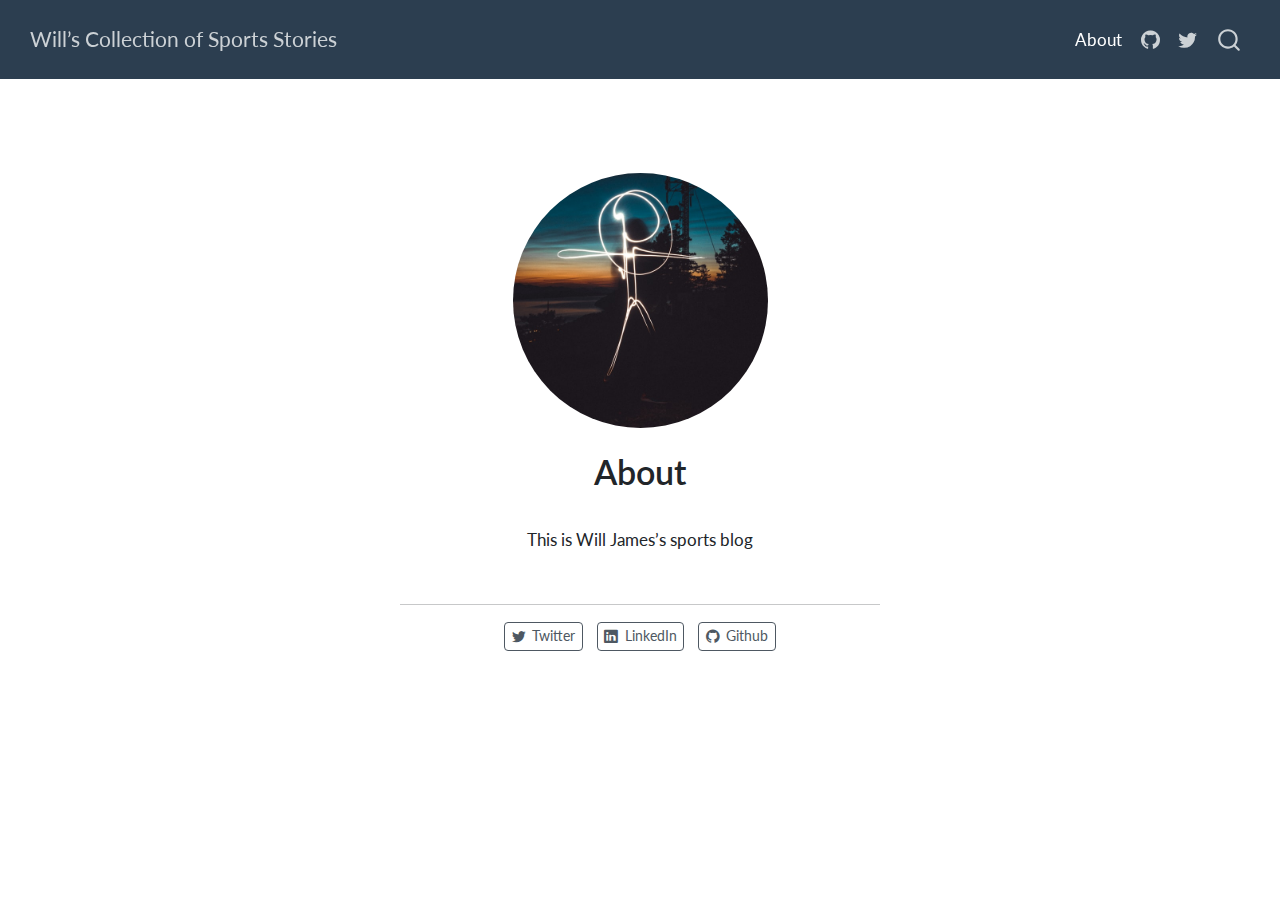
<file: about.html>
<!DOCTYPE html>
<html xmlns="http://www.w3.org/1999/xhtml" lang="en" xml:lang="en"><head>

<meta charset="utf-8">
<meta name="generator" content="quarto-1.6.32">

<meta name="viewport" content="width=device-width, initial-scale=1.0, user-scalable=yes">


<title>About – Will’s Collection of Sports Stories</title>
<style>
code{white-space: pre-wrap;}
span.smallcaps{font-variant: small-caps;}
div.columns{display: flex; gap: min(4vw, 1.5em);}
div.column{flex: auto; overflow-x: auto;}
div.hanging-indent{margin-left: 1.5em; text-indent: -1.5em;}
ul.task-list{list-style: none;}
ul.task-list li input[type="checkbox"] {
  width: 0.8em;
  margin: 0 0.8em 0.2em -1em; /* quarto-specific, see https://github.com/quarto-dev/quarto-cli/issues/4556 */ 
  vertical-align: middle;
}
</style>


<script src="site_libs/quarto-nav/quarto-nav.js"></script>
<script src="site_libs/quarto-nav/headroom.min.js"></script>
<script src="site_libs/clipboard/clipboard.min.js"></script>
<script src="site_libs/quarto-search/autocomplete.umd.js"></script>
<script src="site_libs/quarto-search/fuse.min.js"></script>
<script src="site_libs/quarto-search/quarto-search.js"></script>
<meta name="quarto:offset" content="./">
<script src="site_libs/quarto-html/quarto.js"></script>
<script src="site_libs/quarto-html/popper.min.js"></script>
<script src="site_libs/quarto-html/tippy.umd.min.js"></script>
<link href="site_libs/quarto-html/tippy.css" rel="stylesheet">
<link href="site_libs/quarto-html/quarto-syntax-highlighting-2486e1f0a3ee9ee1fc393803a1361cdb.css" rel="stylesheet" id="quarto-text-highlighting-styles">
<script src="site_libs/bootstrap/bootstrap.min.js"></script>
<link href="site_libs/bootstrap/bootstrap-icons.css" rel="stylesheet">
<link href="site_libs/bootstrap/bootstrap-63aeb8fb2d7d2f7bf5c688e75044be03.min.css" rel="stylesheet" append-hash="true" id="quarto-bootstrap" data-mode="light">
<script id="quarto-search-options" type="application/json">{
  "location": "navbar",
  "copy-button": false,
  "collapse-after": 3,
  "panel-placement": "end",
  "type": "overlay",
  "limit": 50,
  "keyboard-shortcut": [
    "f",
    "/",
    "s"
  ],
  "show-item-context": false,
  "language": {
    "search-no-results-text": "No results",
    "search-matching-documents-text": "matching documents",
    "search-copy-link-title": "Copy link to search",
    "search-hide-matches-text": "Hide additional matches",
    "search-more-match-text": "more match in this document",
    "search-more-matches-text": "more matches in this document",
    "search-clear-button-title": "Clear",
    "search-text-placeholder": "",
    "search-detached-cancel-button-title": "Cancel",
    "search-submit-button-title": "Submit",
    "search-label": "Search"
  }
}</script>


<link rel="stylesheet" href="styles.css">
</head>

<body class="nav-fixed fullcontent">

<div id="quarto-search-results"></div>
  <header id="quarto-header" class="headroom fixed-top">
    <nav class="navbar navbar-expand-lg " data-bs-theme="dark">
      <div class="navbar-container container-fluid">
      <div class="navbar-brand-container mx-auto">
    <a class="navbar-brand" href="./index.html">
    <span class="navbar-title">Will’s Collection of Sports Stories</span>
    </a>
  </div>
            <div id="quarto-search" class="" title="Search"></div>
          <button class="navbar-toggler" type="button" data-bs-toggle="collapse" data-bs-target="#navbarCollapse" aria-controls="navbarCollapse" role="menu" aria-expanded="false" aria-label="Toggle navigation" onclick="if (window.quartoToggleHeadroom) { window.quartoToggleHeadroom(); }">
  <span class="navbar-toggler-icon"></span>
</button>
          <div class="collapse navbar-collapse" id="navbarCollapse">
            <ul class="navbar-nav navbar-nav-scroll ms-auto">
  <li class="nav-item">
    <a class="nav-link active" href="./about.html" aria-current="page"> 
<span class="menu-text">About</span></a>
  </li>  
  <li class="nav-item compact">
    <a class="nav-link" href="https://github.com/"> <i class="bi bi-github" role="img">
</i> 
<span class="menu-text"></span></a>
  </li>  
  <li class="nav-item compact">
    <a class="nav-link" href="https://twitter.com"> <i class="bi bi-twitter" role="img">
</i> 
<span class="menu-text"></span></a>
  </li>  
</ul>
          </div> <!-- /navcollapse -->
            <div class="quarto-navbar-tools">
</div>
      </div> <!-- /container-fluid -->
    </nav>
</header>
<!-- content -->
<div id="quarto-content" class="quarto-container page-columns page-rows-contents page-layout-article page-navbar">
<!-- sidebar -->
<!-- margin-sidebar -->
    
<!-- main -->
<div class="quarto-about-jolla">
  <img src="profile.jpg" class="about-image
  round " style="height: 15em; width: 15em;">
 <header id="title-block-header" class="quarto-title-block default">
<div class="quarto-title">
<h1 class="title">About</h1>
</div>
<div class="quarto-title-meta">
  </div>
</header><main class="content" id="quarto-document-content">
<p>This is Will James’s sports blog</p>


</main> 
  <hr class="about-sep">
   <div class="about-links">
  <a href="https://twitter.com" class="about-link" rel="" target="">
    <i class="bi bi-twitter"></i>
     <span class="about-link-text">Twitter</span>
  </a>
  <a href="https://linkedin.com" class="about-link" rel="" target="">
    <i class="bi bi-linkedin"></i>
     <span class="about-link-text">LinkedIn</span>
  </a>
  <a href="https://github.com" class="about-link" rel="" target="">
    <i class="bi bi-github"></i>
     <span class="about-link-text">Github</span>
  </a>
</div>
</div>
 <!-- /main -->
<script id="quarto-html-after-body" type="application/javascript">
window.document.addEventListener("DOMContentLoaded", function (event) {
  const toggleBodyColorMode = (bsSheetEl) => {
    const mode = bsSheetEl.getAttribute("data-mode");
    const bodyEl = window.document.querySelector("body");
    if (mode === "dark") {
      bodyEl.classList.add("quarto-dark");
      bodyEl.classList.remove("quarto-light");
    } else {
      bodyEl.classList.add("quarto-light");
      bodyEl.classList.remove("quarto-dark");
    }
  }
  const toggleBodyColorPrimary = () => {
    const bsSheetEl = window.document.querySelector("link#quarto-bootstrap");
    if (bsSheetEl) {
      toggleBodyColorMode(bsSheetEl);
    }
  }
  toggleBodyColorPrimary();  
  const isCodeAnnotation = (el) => {
    for (const clz of el.classList) {
      if (clz.startsWith('code-annotation-')) {                     
        return true;
      }
    }
    return false;
  }
  const onCopySuccess = function(e) {
    // button target
    const button = e.trigger;
    // don't keep focus
    button.blur();
    // flash "checked"
    button.classList.add('code-copy-button-checked');
    var currentTitle = button.getAttribute("title");
    button.setAttribute("title", "Copied!");
    let tooltip;
    if (window.bootstrap) {
      button.setAttribute("data-bs-toggle", "tooltip");
      button.setAttribute("data-bs-placement", "left");
      button.setAttribute("data-bs-title", "Copied!");
      tooltip = new bootstrap.Tooltip(button, 
        { trigger: "manual", 
          customClass: "code-copy-button-tooltip",
          offset: [0, -8]});
      tooltip.show();    
    }
    setTimeout(function() {
      if (tooltip) {
        tooltip.hide();
        button.removeAttribute("data-bs-title");
        button.removeAttribute("data-bs-toggle");
        button.removeAttribute("data-bs-placement");
      }
      button.setAttribute("title", currentTitle);
      button.classList.remove('code-copy-button-checked');
    }, 1000);
    // clear code selection
    e.clearSelection();
  }
  const getTextToCopy = function(trigger) {
      const codeEl = trigger.previousElementSibling.cloneNode(true);
      for (const childEl of codeEl.children) {
        if (isCodeAnnotation(childEl)) {
          childEl.remove();
        }
      }
      return codeEl.innerText;
  }
  const clipboard = new window.ClipboardJS('.code-copy-button:not([data-in-quarto-modal])', {
    text: getTextToCopy
  });
  clipboard.on('success', onCopySuccess);
  if (window.document.getElementById('quarto-embedded-source-code-modal')) {
    // For code content inside modals, clipBoardJS needs to be initialized with a container option
    // TODO: Check when it could be a function (https://github.com/zenorocha/clipboard.js/issues/860)
    const clipboardModal = new window.ClipboardJS('.code-copy-button[data-in-quarto-modal]', {
      text: getTextToCopy,
      container: window.document.getElementById('quarto-embedded-source-code-modal')
    });
    clipboardModal.on('success', onCopySuccess);
  }
    var localhostRegex = new RegExp(/^(?:http|https):\/\/localhost\:?[0-9]*\//);
    var mailtoRegex = new RegExp(/^mailto:/);
      var filterRegex = new RegExp('/' + window.location.host + '/');
    var isInternal = (href) => {
        return filterRegex.test(href) || localhostRegex.test(href) || mailtoRegex.test(href);
    }
    // Inspect non-navigation links and adorn them if external
 	var links = window.document.querySelectorAll('a[href]:not(.nav-link):not(.navbar-brand):not(.toc-action):not(.sidebar-link):not(.sidebar-item-toggle):not(.pagination-link):not(.no-external):not([aria-hidden]):not(.dropdown-item):not(.quarto-navigation-tool):not(.about-link)');
    for (var i=0; i<links.length; i++) {
      const link = links[i];
      if (!isInternal(link.href)) {
        // undo the damage that might have been done by quarto-nav.js in the case of
        // links that we want to consider external
        if (link.dataset.originalHref !== undefined) {
          link.href = link.dataset.originalHref;
        }
      }
    }
  function tippyHover(el, contentFn, onTriggerFn, onUntriggerFn) {
    const config = {
      allowHTML: true,
      maxWidth: 500,
      delay: 100,
      arrow: false,
      appendTo: function(el) {
          return el.parentElement;
      },
      interactive: true,
      interactiveBorder: 10,
      theme: 'quarto',
      placement: 'bottom-start',
    };
    if (contentFn) {
      config.content = contentFn;
    }
    if (onTriggerFn) {
      config.onTrigger = onTriggerFn;
    }
    if (onUntriggerFn) {
      config.onUntrigger = onUntriggerFn;
    }
    window.tippy(el, config); 
  }
  const noterefs = window.document.querySelectorAll('a[role="doc-noteref"]');
  for (var i=0; i<noterefs.length; i++) {
    const ref = noterefs[i];
    tippyHover(ref, function() {
      // use id or data attribute instead here
      let href = ref.getAttribute('data-footnote-href') || ref.getAttribute('href');
      try { href = new URL(href).hash; } catch {}
      const id = href.replace(/^#\/?/, "");
      const note = window.document.getElementById(id);
      if (note) {
        return note.innerHTML;
      } else {
        return "";
      }
    });
  }
  const xrefs = window.document.querySelectorAll('a.quarto-xref');
  const processXRef = (id, note) => {
    // Strip column container classes
    const stripColumnClz = (el) => {
      el.classList.remove("page-full", "page-columns");
      if (el.children) {
        for (const child of el.children) {
          stripColumnClz(child);
        }
      }
    }
    stripColumnClz(note)
    if (id === null || id.startsWith('sec-')) {
      // Special case sections, only their first couple elements
      const container = document.createElement("div");
      if (note.children && note.children.length > 2) {
        container.appendChild(note.children[0].cloneNode(true));
        for (let i = 1; i < note.children.length; i++) {
          const child = note.children[i];
          if (child.tagName === "P" && child.innerText === "") {
            continue;
          } else {
            container.appendChild(child.cloneNode(true));
            break;
          }
        }
        if (window.Quarto?.typesetMath) {
          window.Quarto.typesetMath(container);
        }
        return container.innerHTML
      } else {
        if (window.Quarto?.typesetMath) {
          window.Quarto.typesetMath(note);
        }
        return note.innerHTML;
      }
    } else {
      // Remove any anchor links if they are present
      const anchorLink = note.querySelector('a.anchorjs-link');
      if (anchorLink) {
        anchorLink.remove();
      }
      if (window.Quarto?.typesetMath) {
        window.Quarto.typesetMath(note);
      }
      // TODO in 1.5, we should make sure this works without a callout special case
      if (note.classList.contains("callout")) {
        return note.outerHTML;
      } else {
        return note.innerHTML;
      }
    }
  }
  for (var i=0; i<xrefs.length; i++) {
    const xref = xrefs[i];
    tippyHover(xref, undefined, function(instance) {
      instance.disable();
      let url = xref.getAttribute('href');
      let hash = undefined; 
      if (url.startsWith('#')) {
        hash = url;
      } else {
        try { hash = new URL(url).hash; } catch {}
      }
      if (hash) {
        const id = hash.replace(/^#\/?/, "");
        const note = window.document.getElementById(id);
        if (note !== null) {
          try {
            const html = processXRef(id, note.cloneNode(true));
            instance.setContent(html);
          } finally {
            instance.enable();
            instance.show();
          }
        } else {
          // See if we can fetch this
          fetch(url.split('#')[0])
          .then(res => res.text())
          .then(html => {
            const parser = new DOMParser();
            const htmlDoc = parser.parseFromString(html, "text/html");
            const note = htmlDoc.getElementById(id);
            if (note !== null) {
              const html = processXRef(id, note);
              instance.setContent(html);
            } 
          }).finally(() => {
            instance.enable();
            instance.show();
          });
        }
      } else {
        // See if we can fetch a full url (with no hash to target)
        // This is a special case and we should probably do some content thinning / targeting
        fetch(url)
        .then(res => res.text())
        .then(html => {
          const parser = new DOMParser();
          const htmlDoc = parser.parseFromString(html, "text/html");
          const note = htmlDoc.querySelector('main.content');
          if (note !== null) {
            // This should only happen for chapter cross references
            // (since there is no id in the URL)
            // remove the first header
            if (note.children.length > 0 && note.children[0].tagName === "HEADER") {
              note.children[0].remove();
            }
            const html = processXRef(null, note);
            instance.setContent(html);
          } 
        }).finally(() => {
          instance.enable();
          instance.show();
        });
      }
    }, function(instance) {
    });
  }
      let selectedAnnoteEl;
      const selectorForAnnotation = ( cell, annotation) => {
        let cellAttr = 'data-code-cell="' + cell + '"';
        let lineAttr = 'data-code-annotation="' +  annotation + '"';
        const selector = 'span[' + cellAttr + '][' + lineAttr + ']';
        return selector;
      }
      const selectCodeLines = (annoteEl) => {
        const doc = window.document;
        const targetCell = annoteEl.getAttribute("data-target-cell");
        const targetAnnotation = annoteEl.getAttribute("data-target-annotation");
        const annoteSpan = window.document.querySelector(selectorForAnnotation(targetCell, targetAnnotation));
        const lines = annoteSpan.getAttribute("data-code-lines").split(",");
        const lineIds = lines.map((line) => {
          return targetCell + "-" + line;
        })
        let top = null;
        let height = null;
        let parent = null;
        if (lineIds.length > 0) {
            //compute the position of the single el (top and bottom and make a div)
            const el = window.document.getElementById(lineIds[0]);
            top = el.offsetTop;
            height = el.offsetHeight;
            parent = el.parentElement.parentElement;
          if (lineIds.length > 1) {
            const lastEl = window.document.getElementById(lineIds[lineIds.length - 1]);
            const bottom = lastEl.offsetTop + lastEl.offsetHeight;
            height = bottom - top;
          }
          if (top !== null && height !== null && parent !== null) {
            // cook up a div (if necessary) and position it 
            let div = window.document.getElementById("code-annotation-line-highlight");
            if (div === null) {
              div = window.document.createElement("div");
              div.setAttribute("id", "code-annotation-line-highlight");
              div.style.position = 'absolute';
              parent.appendChild(div);
            }
            div.style.top = top - 2 + "px";
            div.style.height = height + 4 + "px";
            div.style.left = 0;
            let gutterDiv = window.document.getElementById("code-annotation-line-highlight-gutter");
            if (gutterDiv === null) {
              gutterDiv = window.document.createElement("div");
              gutterDiv.setAttribute("id", "code-annotation-line-highlight-gutter");
              gutterDiv.style.position = 'absolute';
              const codeCell = window.document.getElementById(targetCell);
              const gutter = codeCell.querySelector('.code-annotation-gutter');
              gutter.appendChild(gutterDiv);
            }
            gutterDiv.style.top = top - 2 + "px";
            gutterDiv.style.height = height + 4 + "px";
          }
          selectedAnnoteEl = annoteEl;
        }
      };
      const unselectCodeLines = () => {
        const elementsIds = ["code-annotation-line-highlight", "code-annotation-line-highlight-gutter"];
        elementsIds.forEach((elId) => {
          const div = window.document.getElementById(elId);
          if (div) {
            div.remove();
          }
        });
        selectedAnnoteEl = undefined;
      };
        // Handle positioning of the toggle
    window.addEventListener(
      "resize",
      throttle(() => {
        elRect = undefined;
        if (selectedAnnoteEl) {
          selectCodeLines(selectedAnnoteEl);
        }
      }, 10)
    );
    function throttle(fn, ms) {
    let throttle = false;
    let timer;
      return (...args) => {
        if(!throttle) { // first call gets through
            fn.apply(this, args);
            throttle = true;
        } else { // all the others get throttled
            if(timer) clearTimeout(timer); // cancel #2
            timer = setTimeout(() => {
              fn.apply(this, args);
              timer = throttle = false;
            }, ms);
        }
      };
    }
      // Attach click handler to the DT
      const annoteDls = window.document.querySelectorAll('dt[data-target-cell]');
      for (const annoteDlNode of annoteDls) {
        annoteDlNode.addEventListener('click', (event) => {
          const clickedEl = event.target;
          if (clickedEl !== selectedAnnoteEl) {
            unselectCodeLines();
            const activeEl = window.document.querySelector('dt[data-target-cell].code-annotation-active');
            if (activeEl) {
              activeEl.classList.remove('code-annotation-active');
            }
            selectCodeLines(clickedEl);
            clickedEl.classList.add('code-annotation-active');
          } else {
            // Unselect the line
            unselectCodeLines();
            clickedEl.classList.remove('code-annotation-active');
          }
        });
      }
  const findCites = (el) => {
    const parentEl = el.parentElement;
    if (parentEl) {
      const cites = parentEl.dataset.cites;
      if (cites) {
        return {
          el,
          cites: cites.split(' ')
        };
      } else {
        return findCites(el.parentElement)
      }
    } else {
      return undefined;
    }
  };
  var bibliorefs = window.document.querySelectorAll('a[role="doc-biblioref"]');
  for (var i=0; i<bibliorefs.length; i++) {
    const ref = bibliorefs[i];
    const citeInfo = findCites(ref);
    if (citeInfo) {
      tippyHover(citeInfo.el, function() {
        var popup = window.document.createElement('div');
        citeInfo.cites.forEach(function(cite) {
          var citeDiv = window.document.createElement('div');
          citeDiv.classList.add('hanging-indent');
          citeDiv.classList.add('csl-entry');
          var biblioDiv = window.document.getElementById('ref-' + cite);
          if (biblioDiv) {
            citeDiv.innerHTML = biblioDiv.innerHTML;
          }
          popup.appendChild(citeDiv);
        });
        return popup.innerHTML;
      });
    }
  }
});
</script>
</div> <!-- /content -->




</body></html>
</file>
<file: site_libs/quarto-html/tippy.css>
.tippy-box[data-animation=fade][data-state=hidden]{opacity:0}[data-tippy-root]{max-width:calc(100vw - 10px)}.tippy-box{position:relative;background-color:#333;color:#fff;border-radius:4px;font-size:14px;line-height:1.4;white-space:normal;outline:0;transition-property:transform,visibility,opacity}.tippy-box[data-placement^=top]>.tippy-arrow{bottom:0}.tippy-box[data-placement^=top]>.tippy-arrow:before{bottom:-7px;left:0;border-width:8px 8px 0;border-top-color:initial;transform-origin:center top}.tippy-box[data-placement^=bottom]>.tippy-arrow{top:0}.tippy-box[data-placement^=bottom]>.tippy-arrow:before{top:-7px;left:0;border-width:0 8px 8px;border-bottom-color:initial;transform-origin:center bottom}.tippy-box[data-placement^=left]>.tippy-arrow{right:0}.tippy-box[data-placement^=left]>.tippy-arrow:before{border-width:8px 0 8px 8px;border-left-color:initial;right:-7px;transform-origin:center left}.tippy-box[data-placement^=right]>.tippy-arrow{left:0}.tippy-box[data-placement^=right]>.tippy-arrow:before{left:-7px;border-width:8px 8px 8px 0;border-right-color:initial;transform-origin:center right}.tippy-box[data-inertia][data-state=visible]{transition-timing-function:cubic-bezier(.54,1.5,.38,1.11)}.tippy-arrow{width:16px;height:16px;color:#333}.tippy-arrow:before{content:"";position:absolute;border-color:transparent;border-style:solid}.tippy-content{position:relative;padding:5px 9px;z-index:1}
</file>
<file: site_libs/quarto-html/quarto-syntax-highlighting-2486e1f0a3ee9ee1fc393803a1361cdb.css>
/* quarto syntax highlight colors */
:root {
  --quarto-hl-ot-color: #003B4F;
  --quarto-hl-at-color: #657422;
  --quarto-hl-ss-color: #20794D;
  --quarto-hl-an-color: #5E5E5E;
  --quarto-hl-fu-color: #4758AB;
  --quarto-hl-st-color: #20794D;
  --quarto-hl-cf-color: #003B4F;
  --quarto-hl-op-color: #5E5E5E;
  --quarto-hl-er-color: #AD0000;
  --quarto-hl-bn-color: #AD0000;
  --quarto-hl-al-color: #AD0000;
  --quarto-hl-va-color: #111111;
  --quarto-hl-bu-color: inherit;
  --quarto-hl-ex-color: inherit;
  --quarto-hl-pp-color: #AD0000;
  --quarto-hl-in-color: #5E5E5E;
  --quarto-hl-vs-color: #20794D;
  --quarto-hl-wa-color: #5E5E5E;
  --quarto-hl-do-color: #5E5E5E;
  --quarto-hl-im-color: #00769E;
  --quarto-hl-ch-color: #20794D;
  --quarto-hl-dt-color: #AD0000;
  --quarto-hl-fl-color: #AD0000;
  --quarto-hl-co-color: #5E5E5E;
  --quarto-hl-cv-color: #5E5E5E;
  --quarto-hl-cn-color: #8f5902;
  --quarto-hl-sc-color: #5E5E5E;
  --quarto-hl-dv-color: #AD0000;
  --quarto-hl-kw-color: #003B4F;
}

/* other quarto variables */
:root {
  --quarto-font-monospace: SFMono-Regular, Menlo, Monaco, Consolas, "Liberation Mono", "Courier New", monospace;
}

pre > code.sourceCode > span {
  color: #003B4F;
}

code span {
  color: #003B4F;
}

code.sourceCode > span {
  color: #003B4F;
}

div.sourceCode,
div.sourceCode pre.sourceCode {
  color: #003B4F;
}

code span.ot {
  color: #003B4F;
  font-style: inherit;
}

code span.at {
  color: #657422;
  font-style: inherit;
}

code span.ss {
  color: #20794D;
  font-style: inherit;
}

code span.an {
  color: #5E5E5E;
  font-style: inherit;
}

code span.fu {
  color: #4758AB;
  font-style: inherit;
}

code span.st {
  color: #20794D;
  font-style: inherit;
}

code span.cf {
  color: #003B4F;
  font-weight: bold;
  font-style: inherit;
}

code span.op {
  color: #5E5E5E;
  font-style: inherit;
}

code span.er {
  color: #AD0000;
  font-style: inherit;
}

code span.bn {
  color: #AD0000;
  font-style: inherit;
}

code span.al {
  color: #AD0000;
  font-style: inherit;
}

code span.va {
  color: #111111;
  font-style: inherit;
}

code span.bu {
  font-style: inherit;
}

code span.ex {
  font-style: inherit;
}

code span.pp {
  color: #AD0000;
  font-style: inherit;
}

code span.in {
  color: #5E5E5E;
  font-style: inherit;
}

code span.vs {
  color: #20794D;
  font-style: inherit;
}

code span.wa {
  color: #5E5E5E;
  font-style: italic;
}

code span.do {
  color: #5E5E5E;
  font-style: italic;
}

code span.im {
  color: #00769E;
  font-style: inherit;
}

code span.ch {
  color: #20794D;
  font-style: inherit;
}

code span.dt {
  color: #AD0000;
  font-style: inherit;
}

code span.fl {
  color: #AD0000;
  font-style: inherit;
}

code span.co {
  color: #5E5E5E;
  font-style: inherit;
}

code span.cv {
  color: #5E5E5E;
  font-style: italic;
}

code span.cn {
  color: #8f5902;
  font-style: inherit;
}

code span.sc {
  color: #5E5E5E;
  font-style: inherit;
}

code span.dv {
  color: #AD0000;
  font-style: inherit;
}

code span.kw {
  color: #003B4F;
  font-weight: bold;
  font-style: inherit;
}

.prevent-inlining {
  content: "</";
}

/*# sourceMappingURL=b94514f873b6ebc3b38fab26346a7c13.css.map */
</file>
<file: styles.css>
/* css styles */
</file>
